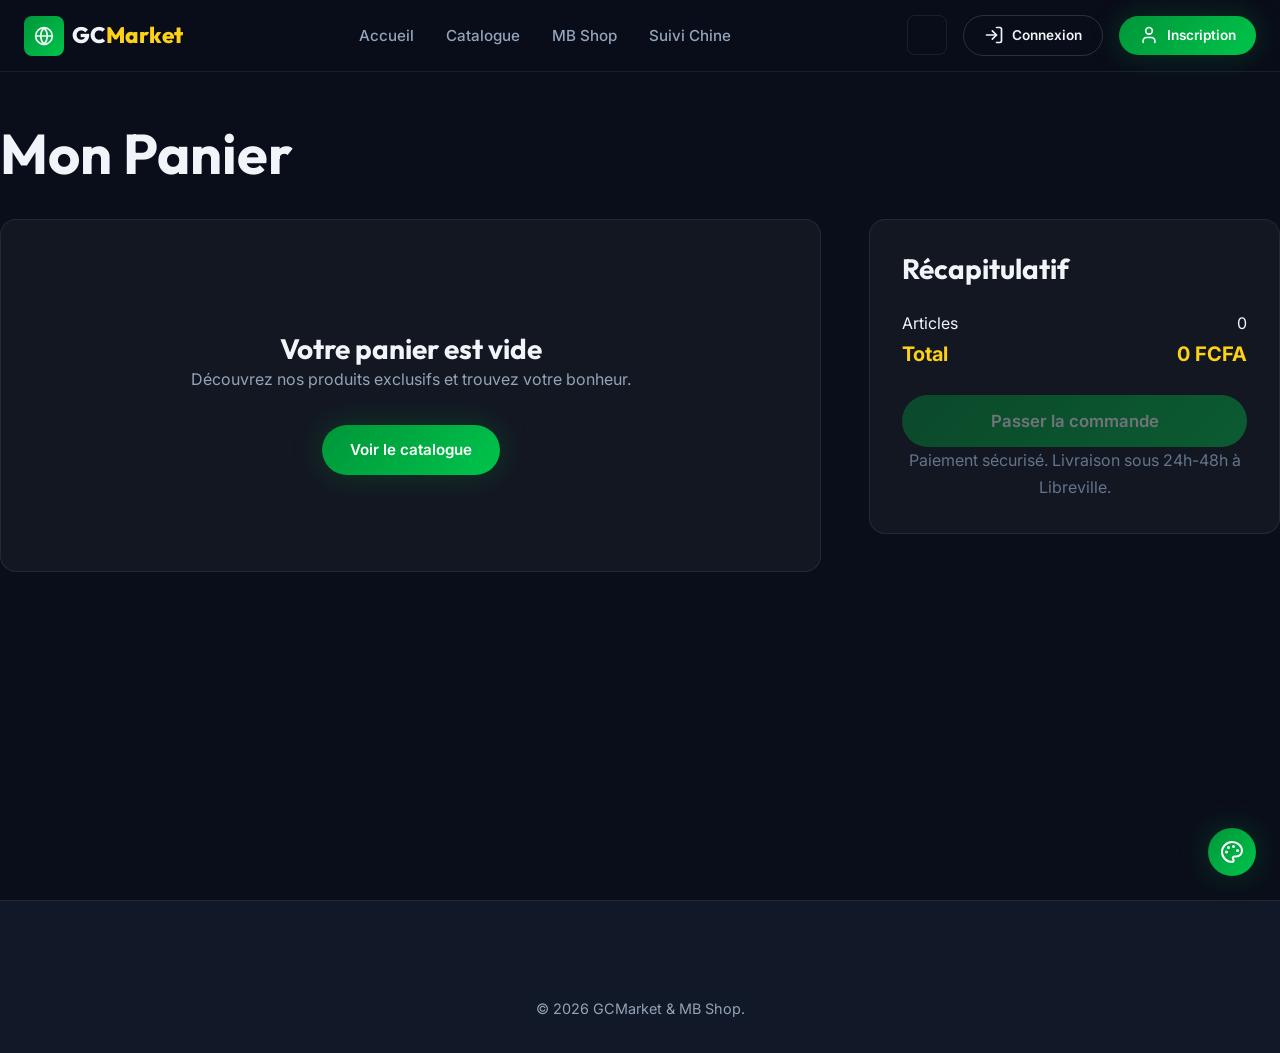
<file: cart.html>
<!DOCTYPE html>
<html lang="fr">
<head>
  <meta charset="UTF-8">
  <meta name="viewport" content="width=device-width, initial-scale=1.0">
  <title>Mon Panier | GCMarket</title>
  <link rel="stylesheet" href="css/style.css">
</head>
<body>

  <!-- Navigation -->
  <nav class="navbar">
    <div class="container">
      <a href="index.html" class="nav-logo">
        <div class="logo-icon"><script src="js/app.js"></script><script>document.write(ICONS.globe)</script></div>
        <span>GC<span class="accent">Market</span></span>
      </a>
      <div class="nav-links" id="navLinks">
        <a href="index.html">Accueil</a>
        <a href="catalogue.html">Catalogue</a>
        <a href="mbshop.html">MB Shop</a>
        <a href="tracking.html">Suivi Chine</a>
      </div>
      <div class="nav-actions"></div>
      <button class="nav-toggle" id="navToggle" aria-label="Menu">
        <span></span><span></span><span></span>
      </button>
    </div>
  </nav>

  <section class="section container" style="padding-top: calc(var(--nav-height) + var(--space-2xl)); min-height: 100vh;">
    <h1 class="mb-xl">Mon Panier</h1>

    <div class="grid" style="grid-template-columns: 2fr 1fr; gap: var(--space-2xl);">
      <!-- Cart Items -->
      <div>
        <div id="cartItemsList" class="grid gap-md">
          <!-- JS will populate -->
          <div class="text-center py-4xl">
            <p class="text-muted">Chargement de votre panier...</p>
          </div>
        </div>
      </div>

      <!-- Summary -->
      <div>
        <div class="card" style="padding: var(--space-xl); position: sticky; top: calc(var(--nav-height) + 20px);">
          <h3 class="mb-lg">Récapitulatif</h3>
          <div class="flex-between mb-sm">
            <span>Articles</span>
            <span id="cartCount">0</span>
          </div>
          <div class="flex-between mb-lg" style="font-size: 1.25rem; font-weight: 700; color: var(--yellow);">
            <span>Total</span>
            <span id="cartTotal">0 FCFA</span>
          </div>
          <button id="checkoutBtn" class="btn btn-primary btn-lg" style="width: 100%;" onclick="processCheckout()">
            Passer la commande
          </button>
          <p class="text-xs text-muted mt-md text-center">Paiement sécurisé. Livraison sous 24h-48h à Libreville.</p>
        </div>
      </div>
    </div>
  </section>

  <!-- Footer -->
  <footer class="footer">
    <div class="container text-center">
      <p class="text-muted">© 2026 GCMarket & MB Shop.</p>
    </div>
  </footer>

  <script src="js/mock-data.js"></script>
  <script>
    function updateCartDisplay() {
      const cart = CartManager.get();
      const container = document.getElementById('cartItemsList');
      const cartCount = document.getElementById('cartCount');
      const cartTotal = document.getElementById('cartTotal');
      const checkoutBtn = document.getElementById('checkoutBtn');

      if (cart.length === 0) {
        container.innerHTML = `
          <div class="card text-center" style="padding: var(--space-4xl);">
            <div style="font-size: 3rem; color: var(--text-muted); margin-bottom: var(--space-md);">${icon('shoppingCart')}</div>
            <h3>Votre panier est vide</h3>
            <p class="mb-xl">Découvrez nos produits exclusifs et trouvez votre bonheur.</p>
            <a href="catalogue.html" class="btn btn-primary">Voir le catalogue</a>
          </div>
        `;
        cartCount.textContent = '0';
        cartTotal.textContent = '0 FCFA';
        checkoutBtn.disabled = true;
        return;
      }

      container.innerHTML = cart.map(item => `
        <div class="card" style="padding: var(--space-md); display: flex; gap: var(--space-lg); align-items: center;">
          <img src="${item.image}" style="width: 80px; height: 80px; border-radius: 8px; object-fit: cover;">
          <div style="flex: 1;">
            <h4 style="margin:0;">${item.title}</h4>
            <p class="text-sm">Quantité: ${item.quantity}</p>
          </div>
          <div class="text-right">
            <div style="font-weight: 700; color: var(--yellow);">${formatPrice(item.price * item.quantity)} ${item.currency}</div>
            <button class="btn btn-sm" style="color: var(--error); padding: 5px;" onclick="removeFromCart(${item.id})">
              ${icon('trash', 'icon-sm')} Supprimer
            </button>
          </div>
        </div>
      `).join('');

      const total = cart.reduce((acc, item) => acc + (item.price * item.quantity), 0);
      cartCount.textContent = cart.reduce((acc, item) => acc + item.quantity, 0);
      cartTotal.textContent = formatPrice(total) + ' FCFA';
      checkoutBtn.disabled = false;
    }

    function removeFromCart(id) {
      CartManager.remove(id);
      updateCartDisplay();
    }

    async function processCheckout() {
      if (!AuthManager.isLoggedIn()) {
        showToast('Veuillez vous connecter pour commander', 'warning');
        setTimeout(() => window.location.href = 'login.html', 1500);
        return;
      }

      const cart = CartManager.get();
      const user = AuthManager.currentUser;
      const btn = document.getElementById('checkoutBtn');
      
      btn.disabled = true;
      btn.textContent = 'Traitement en cours...';

      try {
        // Envoi des commandes une par une (le backend actuel semble gérer 1 produit par Order)
        for (const item of cart) {
          const orderData = {
            totalPrice: item.price * item.quantity,
            quantity: item.quantity,
            status: 'PENDING',
            type: item.isMbShop ? 'COMMANDE_MB' : 'COMMANDE_STANDARD', // Simplification
            buyer: { id: user.id },
            product: { id: item.id }
          };
          await OrderManager.create(orderData);
        }

        showToast('Commande envoyée avec succès !', 'success');
        CartManager.clear();
        setTimeout(() => window.location.href = 'dashboard-buyer.html', 2000);
      } catch (err) {
        console.error(err);
        showToast('Erreur lors de la commande', 'error');
        btn.disabled = false;
        btn.textContent = 'Passer la commande';
      }
    }

    document.addEventListener('DOMContentLoaded', () => {
      AuthManager.init();
      updateCartDisplay();
    });
  </script>
</body>
</html>
</file>
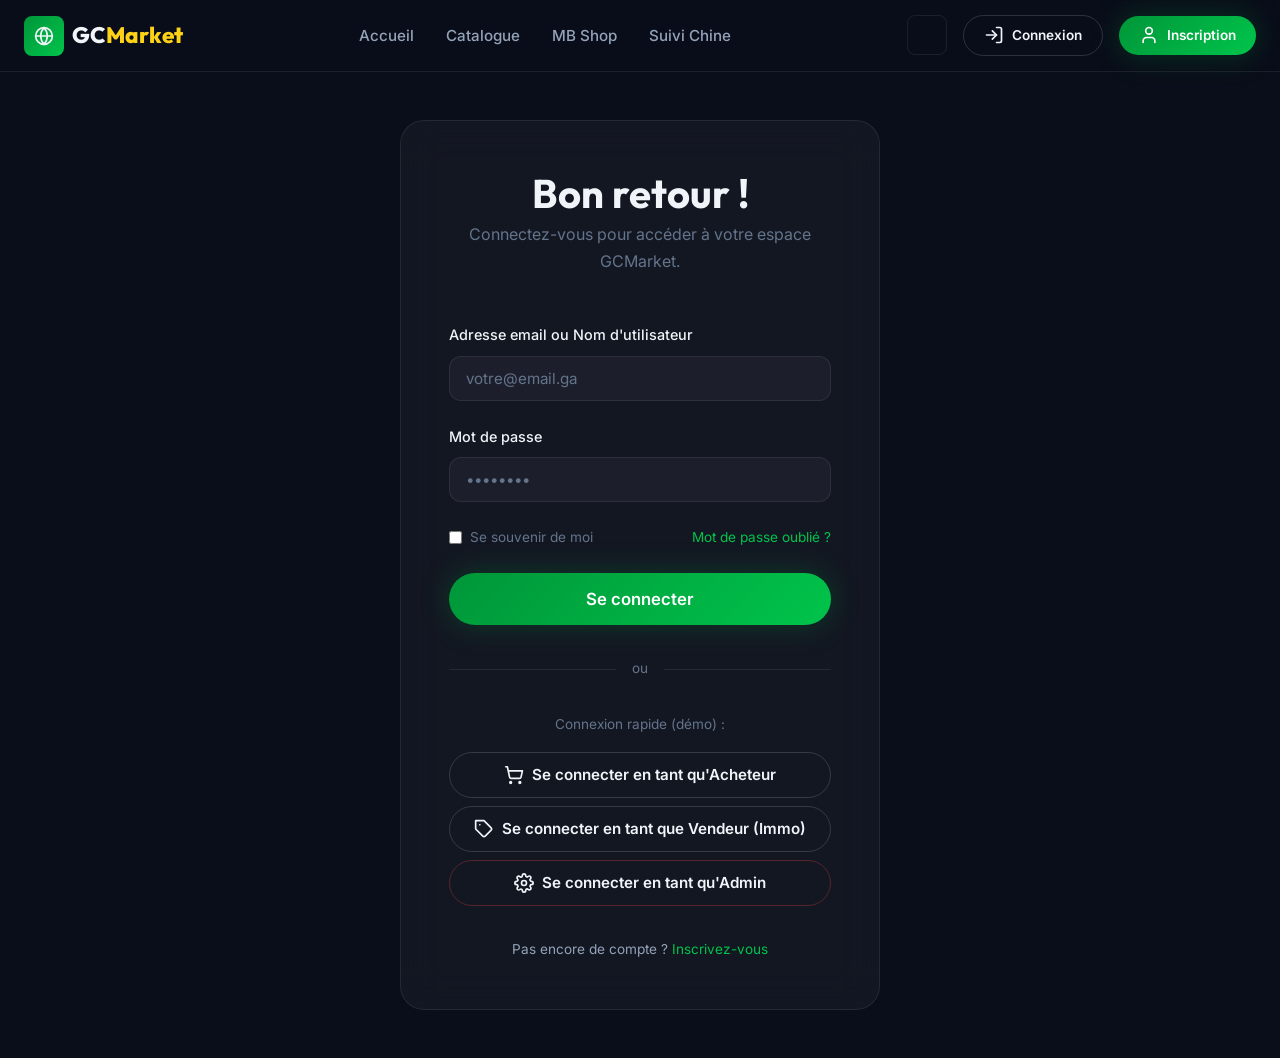
<file: dashboard-admin.html>
<!DOCTYPE html>
<html lang="fr">
<head>
  <meta charset="UTF-8">
  <meta name="viewport" content="width=device-width, initial-scale=1.0">
  <title>Tableau de bord Admin | GCMarket</title>
  <link rel="stylesheet" href="css/style.css">
  <script src="js/app.js"></script>
</head>
<body>

  <nav class="navbar">
    <div class="container">
      <a href="index.html" class="nav-logo">
        <div class="logo-icon"><script>document.write(ICONS.globe)</script></div>
        <span>GC<span class="accent">Market</span></span>
        <span class="badge badge-red" style="margin-left:8px; font-size:0.6rem;">ADMIN</span>
      </a>
      <div class="nav-links" id="navLinks">
        <a href="index.html">Accueil</a>
        <a href="catalogue.html">Catalogue</a>
        <a href="mbshop.html">MB Shop</a>
        <a href="tracking.html">Suivi Chine</a>
      </div>
      <div class="nav-actions"></div>
      <button class="nav-toggle" id="navToggle" aria-label="Menu">
        <span></span><span></span><span></span>
      </button>
    </div>
  </nav>

  <div class="dashboard">
    <aside class="sidebar">
      <div class="sidebar-menu">
        <div class="sidebar-section">Plateforme</div>
        <div class="sidebar-item" onclick="window.location.href='index.html'">
          <span class="icon"><script>document.write(ICONS.home)</script></span> Retour au site
        </div>
        <div class="sidebar-item active" onclick="showTab('overview')">
          <span class="icon"><script>document.write(ICONS.chart)</script></span> Vue d'ensemble
        </div>
        <div class="sidebar-item" onclick="showTab('users')">
          <span class="icon"><script>document.write(ICONS.users)</script></span> Utilisateurs
        </div>
        <div class="sidebar-item" onclick="showTab('products')">
          <span class="icon"><script>document.write(ICONS.box)</script></span> Produits & Annonces
        </div>
        
        <div class="sidebar-section">MB Shop & Logistique</div>
        <div class="sidebar-item" onclick="showTab('orders')">
          <span class="icon"><script>document.write(ICONS.receipt)</script></span> Commandes & Locations
        </div>
        <div class="sidebar-item" onclick="showTab('mbshop')">
          <span class="icon"><script>document.write(ICONS.store)</script></span> Gestion MB Shop
        </div>
        <div class="sidebar-item" onclick="showTab('tracking')">
          <span class="icon"><script>document.write(ICONS.ship)</script></span> Suivi Chine
        </div>
        
        <div class="sidebar-section">Système</div>
        <div class="sidebar-item" onclick="AuthManager.logout()">
          <span class="icon"><script>document.write(ICONS.logout)</script></span> Déconnexion
        </div>
      </div>
    </aside>

    <div class="dashboard-main">
      
      <!-- Tab: Overview -->
      <div id="tab-overview" class="tab-content">
        <div class="flex-between mb-xl">
          <h1 style="margin: 0;">Super <span class="text-green">Admin</span> 👋</h1>
          <button class="btn btn-secondary btn-sm" onclick="showToast('Rapports générés', 'success')">
             <script>document.write(ICONS.fileText || ICONS.chart)</script> Exporter les rapports
          </button>
        </div>

        <div class="grid grid-4 mb-2xl">
          <div class="stat-card">
            <div class="stat-value" id="statUsers">0</div>
            <div class="stat-label">Utilisateurs inscrits</div>
            <div class="stat-icon"><script>document.write(ICONS.users)</script></div>
          </div>
          <div class="stat-card yellow">
            <div class="stat-value" id="statProducts">0</div>
            <div class="stat-label">Produits en ligne</div>
            <div class="stat-icon"><script>document.write(ICONS.box)</script></div>
          </div>
          <div class="stat-card blue">
            <div class="stat-value" id="statMbShop">0</div>
            <div class="stat-label">Articles MB Shop</div>
            <div class="stat-icon"><script>document.write(ICONS.store)</script></div>
          </div>
          <div class="stat-card green">
            <div class="stat-value" id="statOrders">0</div>
            <div class="stat-label">Transactions totales</div>
            <div class="stat-icon"><script>document.write(ICONS.receipt)</script></div>
          </div>
        </div>

        <div class="grid grid-2">
          <!-- Recent Users -->
          <div>
            <h3 class="mb-md">Derniers Inscrits</h3>
            <div class="card" style="padding: 0;">
              <table class="table">
                <thead><tr><th>Utilisateur</th><th>Rôle</th><th>Date</th></tr></thead>
                <tbody id="recentUsersTable"></tbody>
              </table>
            </div>
          </div>
          <!-- MB Shop Revenue -->
          <div>
            <h3 class="mb-md">Chiffre d'Affaires Mensuel</h3>
            <div class="card flex-center" style="height: 250px; flex-direction: column;">
               <script>document.write(ICONS.chart)</script>
               <h2 class="text-yellow" style="margin-top: var(--space-md);">12 500 000 FCFA</h2>
               <p class="text-sm text-muted">+15% par rapport au mois dernier</p>
            </div>
          </div>
        </div>
      </div>

      <!-- Tab: Users -->
      <div id="tab-users" class="tab-content hidden">
        <h2 class="mb-xl"><script>document.write(ICONS.users)</script> Gestion des utilisateurs</h2>
        <div class="table-wrapper">
          <table class="table">
            <thead>
              <tr>
                <th>ID</th>
                <th>Nom</th>
                <th>Email</th>
                <th>Rôle</th>
                <th>Type (Vendeur)</th>
                <th>Inscription</th>
                <th>Actions</th>
              </tr>
            </thead>
            <tbody id="allUsersTable"></tbody>
          </table>
        </div>
      </div>

      <!-- Tab: MB Shop -->
      <div id="tab-mbshop" class="tab-content hidden">
        <div class="flex-between mb-xl">
          <h2 style="margin:0;"><script>document.write(ICONS.store)</script> Gestion des Articles MB Shop</h2>
          <button class="btn btn-primary btn-sm" onclick="showTab('add-mbproduct')"><script>document.write(ICONS.plus)</script> Nouvel article MB Shop</button>
        </div>
        <div class="table-wrapper">
          <table class="table">
            <thead>
              <tr><th>Produit</th><th>Prix</th><th>Stock</th><th>Actions</th></tr>
            </thead>
            <tbody id="adminMbShopTable"></tbody>
          </table>
        </div>
      </div>

      <!-- Tab: Add MB Product -->
      <div id="tab-add-mbproduct" class="tab-content hidden">
        <div class="flex-between mb-xl">
          <h2>Nouvel Article MB Shop</h2>
          <button class="btn btn-secondary btn-sm" onclick="showTab('mbshop')">Retour à la liste</button>
        </div>
        <div class="card" style="padding: var(--space-2xl); max-width: 800px;">
          <form id="addAdminMbProductForm">
            <div class="grid grid-2">
              <div class="form-group">
                <label class="form-label">Nom du produit</label>
                <input type="text" id="adminTitle" class="form-input" required placeholder="Ex: Climatiseur Split 1.5 CV">
              </div>
              <div class="form-group">
                <label class="form-label">Prix de base</label>
                <input type="number" id="adminPrice" class="form-input" required placeholder="250000">
              </div>

              <div class="form-group">
                <label class="form-label">Prix Promo (Optionnel)</label>
                <input type="number" id="adminPromoPrice" class="form-input" placeholder="Prix après réduction">
              </div>

              <div class="form-group">
                <label class="form-label">Devise</label>
                <select class="form-select" id="adminCurrency">
                  <option value="FCFA">FCFA (XAF)</option>
                  <option value="EUR">Euro (€)</option>
                  <option value="USD">Dollar ($)</option>
                  <option value="CNY">Yuan (¥)</option>
                </select>
              </div>

              <div class="form-group">
                <label class="form-label">Catégorie</label>
                <select class="form-select" id="adminCategorySelect">
                  <option value="electronique">Électronique</option>
                  <option value="mode">Mode & Beauté</option>
                  <option value="maison">Maison & Déco</option>
                  <option value="divers">Divers</option>
                </select>
              </div>

              <div class="form-group">
                <label class="form-label">Taille / Dimensions</label>
                <input type="text" id="adminSize" class="form-input" placeholder="Ex: L, XL, 40 pouces...">
              </div>

              <div class="form-group" style="grid-column: span 2;">
                <label class="form-label">Photos du produit MB Shop (Plusieurs possibles)</label>
                <input type="file" id="adminProductImageFile" class="form-input" accept="image/*" multiple style="padding:10px;">
                <div id="adminImagePreviewContainer" style="display: flex; gap: 10px; margin-top: 10px; overflow-x: auto; padding-bottom: 5px;">
                  <!-- Previews will be added here -->
                </div>
              </div>
            </div>

            <div class="form-group">
              <label class="form-label">Description MB Shop</label>
              <textarea id="adminDescription" class="form-textarea" required placeholder="Détails du produit disponible en boutique..."></textarea>
            </div>

            <button type="submit" class="btn btn-primary" style="width: 100%;">Enregistrer l'article MB Shop</button>
          </form>
        </div>
      </div>
      <div id="tab-tracking" class="tab-content hidden">
        <div class="flex-between mb-xl">
          <h2 style="margin:0;"><script>document.write(ICONS.ship)</script> Gestion Logistique & Imports</h2>
          <button class="btn btn-primary btn-sm" onclick="showToast('Ouvrir création tracking', 'info')">Nouveau Suivi</button>
        </div>
        <div id="adminTrackingList" class="grid gap-lg"></div>
      </div>

    </div>
  </div>

  <!-- Delete Modal -->
  <div class="modal-overlay" id="deleteModal">
    <div class="modal">
      <div class="modal-header">
        <h3 class="text-error">Confirmer la suppression</h3>
        <button class="modal-close" onclick="closeDeleteModal()"><script>document.write(ICONS.x)</script></button>
      </div>
      <p style="margin-bottom: var(--space-xl);">Êtes-vous sûr de vouloir supprimer <strong id="deleteTargetName"></strong> ? Cette action est irréversible.</p>
      <div style="display: flex; gap: var(--space-md); justify-content: flex-end;">
        <button class="btn btn-secondary" onclick="closeDeleteModal()">Annuler</button>
        <button class="btn btn-danger" onclick="confirmDelete()">Supprimer définitivement</button>
      </div>
    </div>
    
    <!-- Tab: MB Shop Orders (Added) -->
    <div id="tab-mborders" class="tab-content hidden">
        <h2 class="mb-xl">${icon('package')} Commandes MB Shop</h2>
        <div class="table-wrapper">
            <table class="table">
                <thead>
                    <tr>
                        <th>N°</th>
                        <th>Client</th>
                        <th>Article</th>
                        <th>Statut</th>
                        <th>Actions</th>
                    </tr>
                </thead>
                <tbody id="adminMbOrdersTable"></tbody>
            </table>
        </div>
    </div>
  </div>

  <script src="js/mock-data.js"></script>
  <script>
    let userToDelete = null;

    function showTab(tabName) {
      document.querySelectorAll('.tab-content').forEach(t => t.classList.add('hidden'));
      document.querySelectorAll('.sidebar-item').forEach(s => s.classList.remove('active'));
      const tab = document.getElementById(`tab-${tabName}`);
      if (tab) tab.classList.remove('hidden');
      if (event && event.currentTarget) event.currentTarget.classList.add('active');
    }

    function confirmDeleteUser(id, name) {
      userToDelete = id;
      document.getElementById('deleteTargetName').textContent = name;
      document.getElementById('deleteModal').classList.add('active');
    }

    function closeDeleteModal() {
      document.getElementById('deleteModal').classList.remove('active');
      userToDelete = null;
    }

    function confirmDelete() {
      if (userToDelete) {
        showToast(`Utilisateur ${userToDelete} supprimé avec succès.`, 'success');
        closeDeleteModal();
        // In real app: refresh UI
      }
    }

    document.addEventListener('DOMContentLoaded', async () => {
      AuthManager.init();
      if (!AuthManager.isLoggedIn() || !AuthManager.isAdmin()) {
        window.location.href = 'login.html';
        return;
      }

      // Chargement des données réelles
      try {
        const [users, allProducts, allOrders] = await Promise.all([
          UserManager.getAll(),
          ProductManager.getAll(),
          OrderManager.getAll()
        ]);

        document.getElementById('statUsers').textContent = users.length;
        document.getElementById('statProducts').textContent = allProducts.length;
        document.getElementById('statMbShop').textContent = allProducts.filter(p => p.isMbShop).length;
        document.getElementById('statOrders').textContent = allOrders.length;

        // Users Tables
        document.getElementById('recentUsersTable').innerHTML = users.slice(-5).reverse().map(u => `
          <tr>
            <td>${u.username}</td>
            <td><span class="badge ${u.roles?.some(r => r.name === 'ROLE_ADMIN') ? 'badge-red' : u.roles?.some(r => r.name === 'ROLE_VENDEUR') ? 'badge-yellow' : 'badge-blue'}">${u.roles?.[0]?.name?.replace('ROLE_','') || 'USER'}</span></td>
            <td>${new Date(u.createdAt || Date.now()).toLocaleDateString()}</td>
          </tr>
        `).join('');

        document.getElementById('allUsersTable').innerHTML = users.map(u => `
          <tr>
            <td>#${u.id}</td>
            <td><strong>${u.username}</strong></td>
            <td>${u.email}</td>
            <td><span class="badge ${u.roles?.some(r => r.name === 'ROLE_ADMIN') ? 'badge-red' : u.roles?.some(r => r.name === 'ROLE_VENDEUR') ? 'badge-yellow' : 'badge-blue'}">${u.roles?.[0]?.name?.replace('ROLE_','') || 'USER'}</span></td>
            <td>${u.roles?.some(r => r.name === 'ROLE_VENDEUR') ? `<span class="badge badge-green">${u.sellerType || 'DIVERS'}</span>` : '-'}</td>
            <td>${new Date(u.createdAt || Date.now()).toLocaleDateString()}</td>
            <td>
              <button class="btn btn-sm btn-secondary" onclick="confirmDeleteUser(${u.id}, '${u.username}')" style="color:var(--error); border-color:var(--error);">${icon('trash')} Supprimer</button>
            </td>
          </tr>
        `).join('');

        // Tracking Table for Admin (Simulation with first China Order)
        const chinaOrder = allOrders.find(o => o.type === 'COMMANDE_CHINE');
        if (chinaOrder) {
            document.getElementById('adminTrackingList').innerHTML = `
            <div class="card" style="padding: var(--space-xl); border-left: 3px solid var(--green);">
                <div class="flex-between mb-lg">
                <div>
                    <h3 class="mb-xs text-green">N°: COMMANDE-#${chinaOrder.id}</h3>
                    <p class="text-sm">Client: ${chinaOrder.buyer?.username || 'Inconnu'} | Article: ${chinaOrder.product?.title || 'Article'}</p>
                </div>
                <div>
                    <span class="badge badge-yellow mr-sm">${getStatusLabel(chinaOrder.status)}</span>
                </div>
                </div>
                
                <div class="form-group mb-0" style="background: var(--bg-secondary); padding: var(--space-md); border-radius: var(--radius-md);">
                <label class="form-label" style="font-size: 0.8rem;">Mettre à jour le statut</label>
                <div class="flex gap-sm">
                    <select class="form-select flex-1" id="statusSelect-${chinaOrder.id}">
                    <option value="CONFIRMED">1. Commande confirmée</option>
                    <option value="SHIPPED">2. En transit</option>
                    <option value="DELIVERED">3. Livré MB Shop Libreville</option>
                    <option value="PICKED_UP">4. Récupéré par le client</option>
                    </select>
                    <button class="btn btn-primary" onclick="updateOrderStatus(${chinaOrder.id})">Actualiser</button>
                </div>
                </div>
            </div>
            `;
        } else {
            document.getElementById('adminTrackingList').innerHTML = '<p class="text-muted">Aucune commande de Chine en attente.</p>';
        }

        // MB Shop Management Table
        renderAdminMbShop(allProducts.filter(p => p.isMbShop));

        // Gestion des commandes MB Shop
        const mbOrders = allOrders.filter(o => o.product?.isMbShop);
        const adminMbOrdersTable = document.getElementById('adminMbOrdersTable');
        if (adminMbOrdersTable) {
            adminMbOrdersTable.innerHTML = mbOrders.length > 0 ? mbOrders.map(o => `
                <tr>
                  <td>#${o.id}</td>
                  <td>${o.buyer?.username || 'Inconnu'}</td>
                  <td>${o.product?.title}</td>
                  <td><span class="badge ${getStatusColor(o.status)}">${getStatusLabel(o.status)}</span></td>
                  <td>
                    <select class="form-select btn-sm" onchange="updateOrderStatus(${o.id}, this, true)" style="width: auto; padding: 2px 8px;">
                      <option value="" disabled selected>Changer</option>
                      <option value="CONFIRMED">Confirmer</option>
                      <option value="DELIVERED">Livré / Prêt</option>
                      <option value="PICKED_UP">Récupéré</option>
                      <option value="CANCELLED">Annuler</option>
                    </select>
                  </td>
                </tr>
            `).join('') : '<tr><td colspan="5" class="text-center text-muted">Aucune commande MB Shop.</td></tr>';
        }

      } catch (err) {
        console.error(err);
        showToast('Erreur de chargement des données admin', 'error');
      }
    });

    async function updateOrderStatus(orderId, selectEl = null, reload = false) {
        const status = selectEl ? selectEl.value : document.getElementById(`statusSelect-${orderId}`).value;
        try {
            await OrderManager.updateStatus(orderId, status);
            showToast('Statut mis à jour avec succès', 'success');
            if (reload) setTimeout(() => location.reload(), 1000);
        } catch (err) {
            showToast('Erreur lors de la mise à jour', 'error');
        }
    }

    function renderAdminMbShop(items) {
      document.getElementById('adminMbShopTable').innerHTML = items.map(p => `
        <tr>
          <td>
            <div class="flex gap-sm align-center">
              <img src="${p.image}" style="width:40px; height:40px; border-radius:4px; object-fit:cover;">
              <span>${p.title}</span>
            </div>
          </td>
          <td>${formatPrice(p.price)}</td>
          <td>
            <span class="badge ${p.available ? 'badge-green' : 'badge-red'}">${p.available ? 'En Stock' : 'Rupture'}</span>
          </td>
          <td>
            <div class="flex gap-xs">
              <button class="btn btn-sm btn-secondary" onclick="toggleProductStock(${p.id}, ${p.available})">
                ${p.available ? 'Mettre hors stock' : 'Remettre en stock'}
              </button>
              <button class="btn btn-sm" style="color:var(--error);" onclick="deleteProduct(${p.id})">${icon('trash')}</button>
            </div>
          </td>
        </tr>
      `).join('');
    }

    async function toggleProductStock(id, currentStatus) {
      try {
        const product = (await ProductManager.getAll()).find(p => p.id === id);
        product.available = !currentStatus;
        await ProductManager.update(id, product);
        showToast('Stock mis à jour', 'success');
        location.reload();
      } catch (err) {
        showToast('Erreur lors de la mise à jour', 'error');
      }
    }

    async function deleteProduct(id) {
      if (!confirm('Supprimer définitivement ce produit ?')) return;
      try {
        await ProductManager.delete(id);
        showToast('Produit supprimé', 'success');
        location.reload();
      } catch (err) {
        showToast('Erreur lors de la suppression', 'error');
      }
    }

    // Aperçu multi-images admin
    document.getElementById('adminProductImageFile')?.addEventListener('change', function(e) {
        const files = e.target.files;
        const container = document.getElementById('adminImagePreviewContainer');
        container.innerHTML = '';
        if (files) {
            Array.from(files).forEach(file => {
                const reader = new FileReader();
                reader.onload = function(e) {
                    const div = document.createElement('div');
                    div.style.width = '100px'; div.style.height = '100px'; div.style.borderRadius = '8px'; div.style.overflow = 'hidden'; div.style.flexShrink = '0';
                    div.innerHTML = `<img src="${e.target.result}" style="width: 100%; height: 100%; object-fit: cover;">`;
                    container.appendChild(div);
                };
                reader.readAsDataURL(file);
            });
        }
    });

    document.getElementById('addAdminMbProductForm')?.addEventListener('submit', async (e) => {
        e.preventDefault();
        const user = AuthManager.currentUser;
        const fileInput = document.getElementById('adminProductImageFile');
        const imagesList = [];
        
        if (fileInput.files && fileInput.files.length > 0) {
            for (let i = 0; i < fileInput.files.length; i++) {
                const file = fileInput.files[i];
                const base64 = await new Promise((resolve) => {
                    const reader = new FileReader();
                    reader.onload = (e) => resolve(e.target.result);
                    reader.readAsDataURL(file);
                });
                imagesList.push(base64);
            }
        }
        
        const mainImage = imagesList.length > 0 ? imagesList[0] : 'https://images.unsplash.com/photo-1542838132-92c53300491e?auto=format&fit=crop&q=80&w=400';
        
        const formData = {
            title: document.getElementById('adminTitle').value,
            price: parseFloat(document.getElementById('adminPrice').value),
            promotionPrice: document.getElementById('adminPromoPrice').value ? parseFloat(document.getElementById('adminPromoPrice').value) : null,
            size: document.getElementById('adminSize').value || null,
            currency: document.getElementById('adminCurrency').value,
            description: document.getElementById('adminDescription').value,
            category: document.getElementById('adminCategorySelect').value,
            type: 'DIVERS',
            mode: 'VENTE',
            isMbShop: true,
            quantity: 1,
            seller: { id: parseInt(user.id) },
            image: mainImage,
            images: imagesList
        };
        
        console.log('Sending Admin MB Product Payload:', formData);

        try {
            await ProductManager.create(formData);
            showToast('Article MB Shop ajouté !', 'success');
            setTimeout(() => location.reload(), 1500);
        } catch (err) {
            showToast('Erreur lors de l\'ajout', 'error');
        }
    });
  </script>
</body>
</html>
</file>
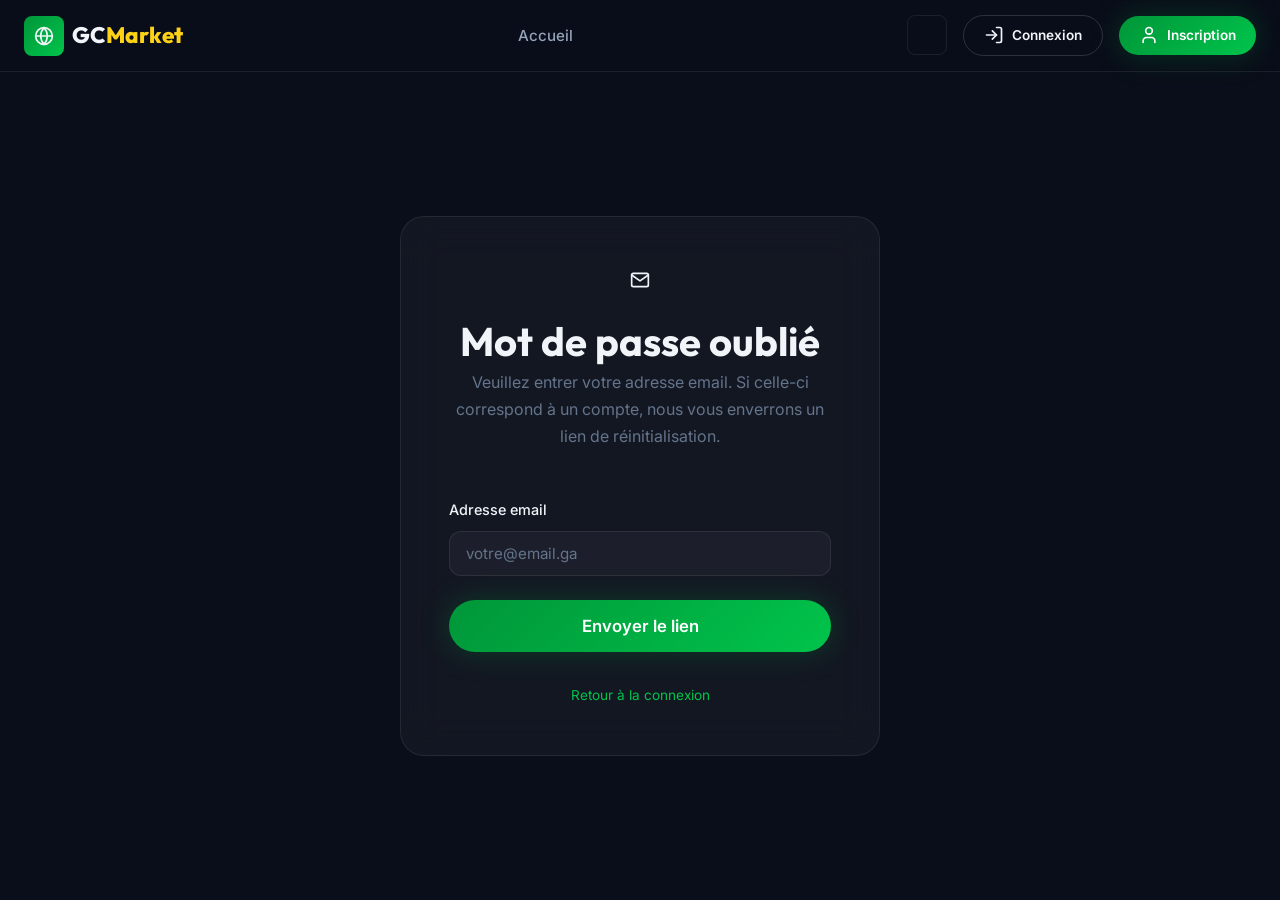
<file: forgot-password.html>
<!DOCTYPE html>
<html lang="fr">
<head>
  <meta charset="UTF-8">
  <meta name="viewport" content="width=device-width, initial-scale=1.0">
  <title>Mot de passe oublié | GCMarket</title>
  <link rel="stylesheet" href="css/style.css">
</head>
<body>

  <!-- Navigation -->
  <nav class="navbar">
    <div class="container">
      <a href="index.html" class="nav-logo">
        <div class="logo-icon"><script src="js/app.js"></script><script>document.write(ICONS.globe)</script></div>
        <span>GC<span class="accent">Market</span></span>
      </a>
      <div class="nav-links" id="navLinks">
        <a href="index.html">Accueil</a>
      </div>
      <div class="nav-actions">
        <a href="login.html" class="btn btn-secondary btn-sm">Connexion</a>
        <a href="register.html" class="btn btn-primary btn-sm">Inscription</a>
      </div>
    </div>
  </nav>

  <div class="auth-page">
    <div class="auth-card">
      <div class="text-center" style="margin-bottom: var(--space-lg);">
        <script>document.write(ICONS.mail)</script>
      </div>
      <h2>Mot de passe oublié</h2>
      <p class="subtitle text-muted">Veuillez entrer votre adresse email. Si celle-ci correspond à un compte, nous vous enverrons un lien de réinitialisation.</p>

      <form id="forgotForm" onsubmit="handleForgot(event)">
        <div class="form-group">
          <label class="form-label">Adresse email</label>
          <input type="email" id="forgotEmail" class="form-input" placeholder="votre@email.ga" required>
        </div>

        <button id="forgotBtn" type="submit" class="btn btn-primary btn-lg" style="width: 100%;">Envoyer le lien</button>

        <div class="mt-xl text-center" style="margin-top: var(--space-xl);">
          <p class="text-sm"><a href="login.html">Retour à la connexion</a></p>
        </div>
      </form>
    </div>
  </div>

  <script src="js/mock-data.js"></script>
  <script>
    async function handleForgot(e) {
      e.preventDefault();
      const email = document.getElementById('forgotEmail').value;
      
      const btn = document.getElementById('forgotBtn');
      btn.disabled = true;
      btn.textContent = 'Envoi en cours...';

      try {
        const response = await apiFetch('/auth/forgot-password', {
          method: 'POST',
          body: JSON.stringify({ email })
        });
        showToast(response.message || 'Lien de réinitialisation envoyé', 'success', 5000);
        setTimeout(() => { window.location.href = 'login.html'; }, 3000);
      } catch (error) {
        showToast(error.message, 'error');
        btn.disabled = false;
        btn.textContent = 'Envoyer le lien';
      }
    }
  </script>
</body>
</html>
</file>
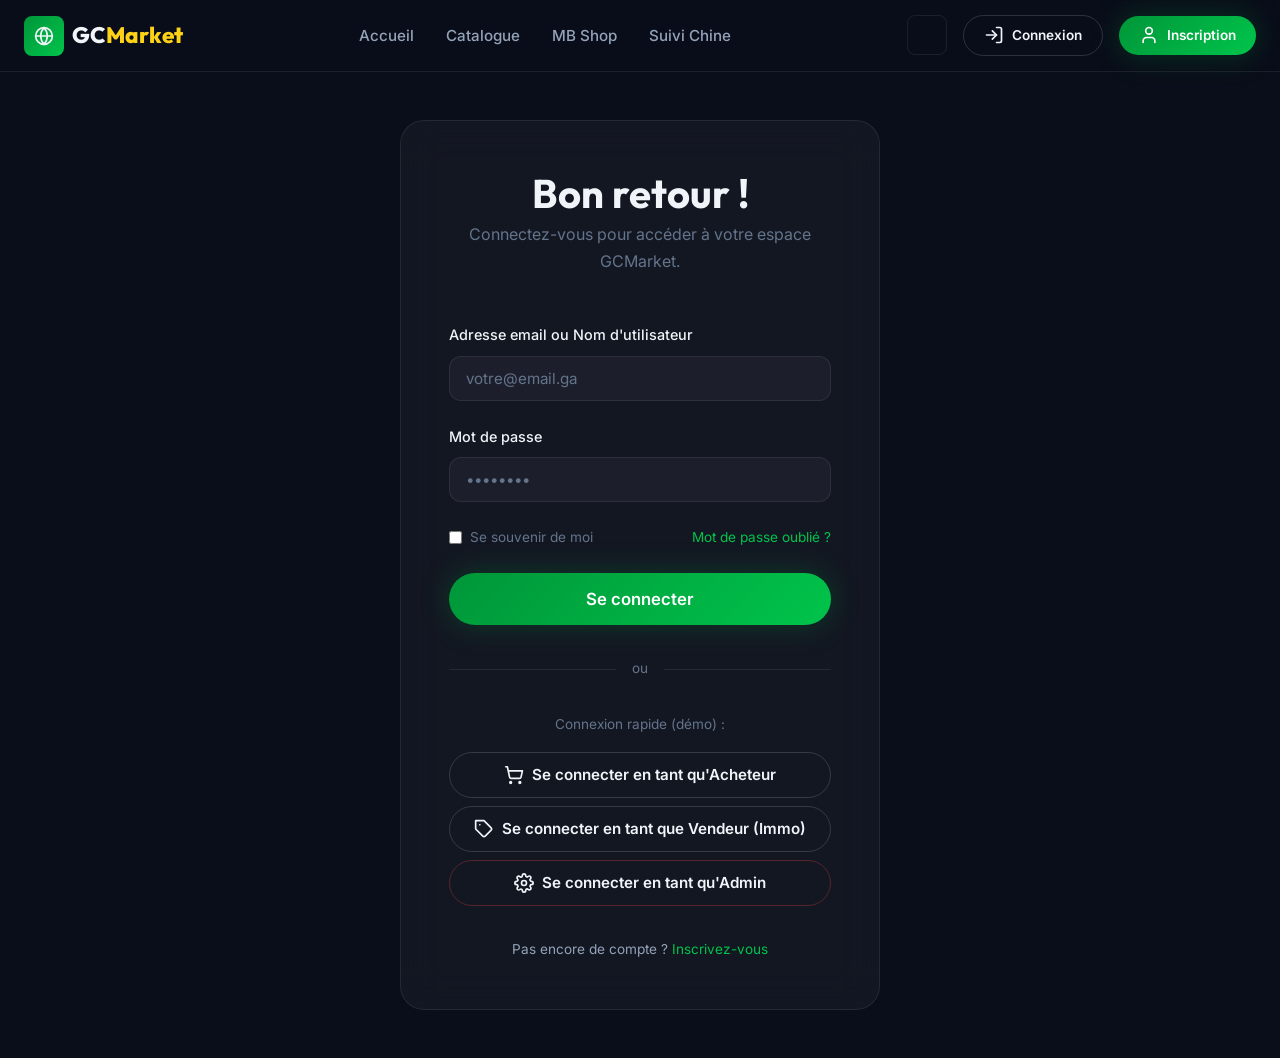
<file: login.html>
<!DOCTYPE html>
<html lang="fr">
<head>
  <meta charset="UTF-8">
  <meta name="viewport" content="width=device-width, initial-scale=1.0">
  <title>Connexion | GCMarket</title>
  <link rel="stylesheet" href="css/style.css">
</head>
<body>

  <!-- Navigation -->
  <nav class="navbar">
    <div class="container">
      <a href="index.html" class="nav-logo">
        <div class="logo-icon"><script src="js/app.js"></script><script>document.write(ICONS.globe)</script></div>
        <span>GC<span class="accent">Market</span></span>
      </a>
      <div class="nav-links" id="navLinks">
        <a href="index.html">Accueil</a>
        <a href="catalogue.html">Catalogue</a>
        <a href="mbshop.html">MB Shop</a>
        <a href="tracking.html">Suivi Chine</a>
      </div>
      <div class="nav-actions">
        <a href="login.html" class="btn btn-secondary btn-sm">Connexion</a>
        <a href="register.html" class="btn btn-primary btn-sm">Inscription</a>
      </div>
    </div>
  </nav>

  <div class="auth-page">
    <div class="auth-card">
      <h2>Bon retour !</h2>
      <p class="subtitle text-muted">Connectez-vous pour accéder à votre espace GCMarket.</p>

      <form id="loginForm" onsubmit="handleLogin(event)">
        <div class="form-group">
          <label class="form-label">Adresse email ou Nom d'utilisateur</label>
          <input type="text" id="emailInput" class="form-input" placeholder="votre@email.ga" required>
        </div>

        <div class="form-group">
          <label class="form-label">Mot de passe</label>
          <input type="password" id="passwordInput" class="form-input" placeholder="••••••••" required>
        </div>

        <div class="form-group" style="display: flex; justify-content: space-between; align-items: center;">
          <label style="display: flex; gap: 8px; align-items: center; cursor: pointer;">
            <input type="checkbox"> <span class="text-sm text-muted">Se souvenir de moi</span>
          </label>
          <a href="forgot-password.html" class="text-sm">Mot de passe oublié ?</a>
        </div>

        <button id="submitBtn" type="submit" class="btn btn-primary btn-lg" style="width: 100%;">Se connecter</button>

        <div class="auth-divider">ou</div>

        <div class="text-center mb-md text-sm text-muted">Connexion rapide (démo) :</div>
        
        <div style="display: flex; flex-direction: column; gap: var(--space-sm);">
          <button type="button" class="btn btn-secondary" onclick="demoLogin('ACHETEUR')">
            <script>document.write(ICONS.cart)</script> Se connecter en tant qu'Acheteur
          </button>
          <button type="button" class="btn btn-secondary" onclick="demoLogin('VENDEUR', 'immo')">
            <script>document.write(ICONS.tag)</script> Se connecter en tant que Vendeur (Immo)
          </button>
          <button type="button" class="btn btn-secondary" style="border-color: rgba(239, 68, 68, 0.3);" onclick="demoLogin('ADMIN')">
            <script>document.write(ICONS.settings)</script> Se connecter en tant qu'Admin
          </button>
        </div>

        <div class="mt-xl text-center" style="margin-top: var(--space-xl);">
          <p class="text-sm">Pas encore de compte ? <a href="register.html">Inscrivez-vous</a></p>
        </div>
      </form>
    </div>
  </div>

  <script src="js/mock-data.js"></script>
  <script>
    async function handleLogin(e) {
      e.preventDefault();
      const email = document.getElementById('emailInput').value;
      const password = document.getElementById('passwordInput').value;
      
      const submitBtn = document.getElementById('submitBtn');
      submitBtn.disabled = true;
      submitBtn.textContent = 'Connexion en cours...';

      try {
        await AuthManager.login(email, password);
        showToast('Connexion réussie', 'success');
        setTimeout(() => {
          window.location.href = AuthManager.getDashboardLink();
        }, 800);
      } catch (error) {
        showToast(error.message, 'error');
        submitBtn.disabled = false;
        submitBtn.textContent = 'Se connecter';
      }
    }

    document.addEventListener('DOMContentLoaded', () => {
      // Redirect if already logged in
      if (AuthManager.isLoggedIn()) {
        window.location.href = AuthManager.getDashboardLink();
      }
    });
  </script>
</body>
</html>
</file>
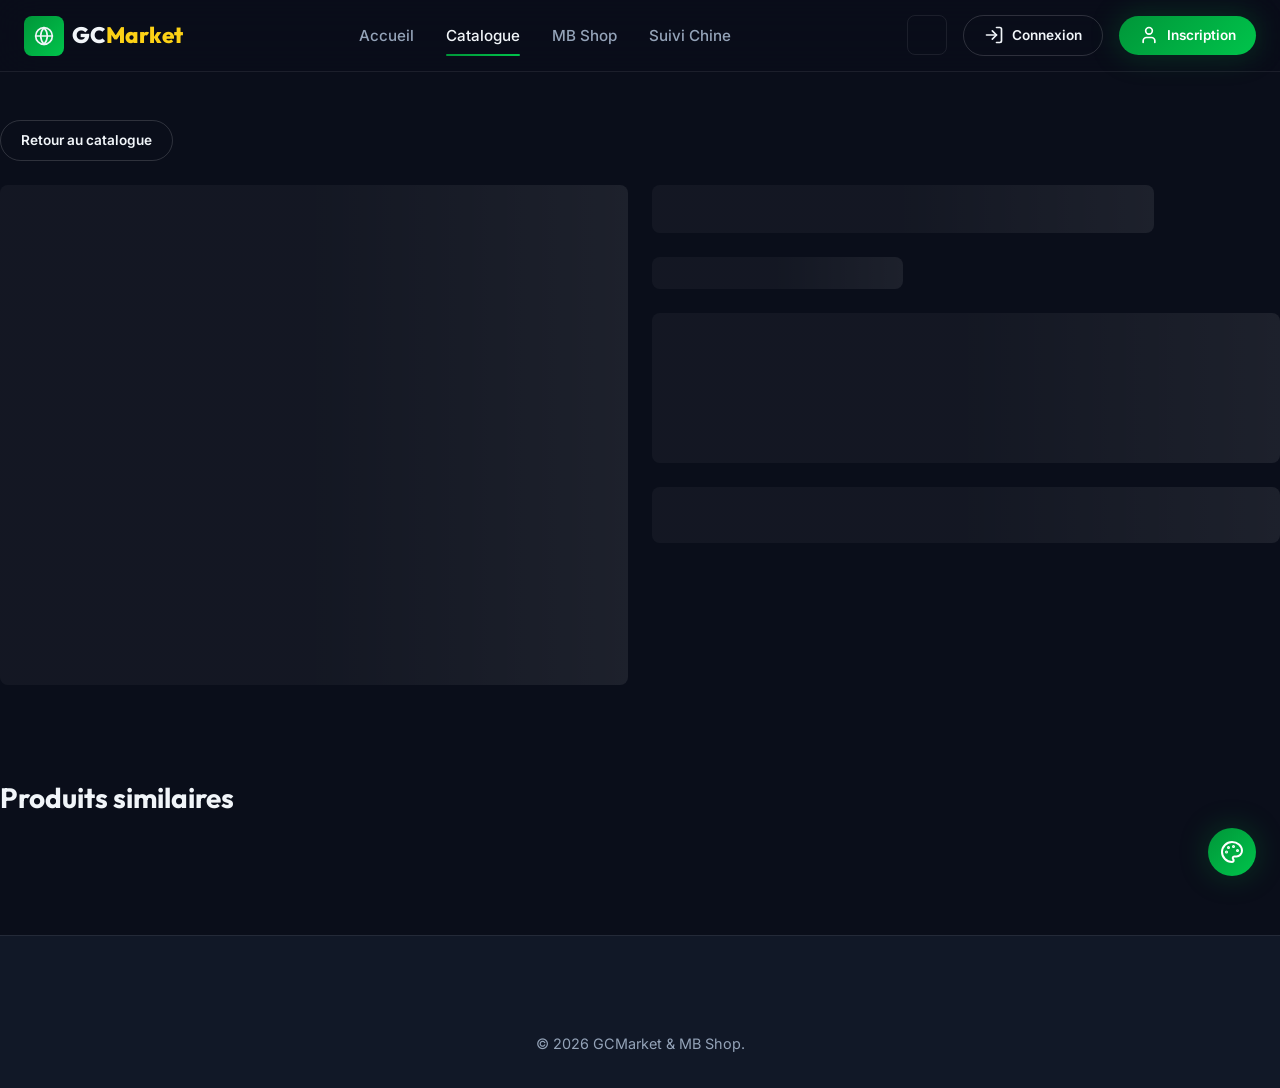
<file: product.html>
<!DOCTYPE html>
<html lang="fr">
<head>
  <meta charset="UTF-8">
  <meta name="viewport" content="width=device-width, initial-scale=1.0">
  <title>Détails du Produit | GCMarket</title>
  <link rel="stylesheet" href="css/style.css">
</head>
<body>

  <!-- Navigation -->
  <nav class="navbar">
    <div class="container">
      <a href="index.html" class="nav-logo">
        <div class="logo-icon"><script src="js/app.js"></script><script>document.write(ICONS.globe)</script></div>
        <span>GC<span class="accent">Market</span></span>
      </a>
      <div class="nav-links" id="navLinks">
        <a href="index.html">Accueil</a>
        <a href="catalogue.html" class="active">Catalogue</a>
        <a href="mbshop.html">MB Shop</a>
        <a href="tracking.html">Suivi Chine</a>
      </div>
      <div class="nav-actions"></div>
      <button class="nav-toggle" id="navToggle" aria-label="Menu">
        <span></span><span></span><span></span>
      </button>
    </div>
  </nav>

  <section class="section container" style="padding-top: calc(var(--nav-height) + var(--space-2xl)); min-height: 100vh;">
    <a href="catalogue.html" class="btn btn-secondary btn-sm mb-lg">Retour au catalogue</a>

    <div id="productDetailContainer">
      <div class="grid grid-2">
        <div class="skeleton" style="height: 500px;"></div>
        <div>
          <div class="skeleton" style="height: 48px; width: 80%; margin-bottom: 24px;"></div>
          <div class="skeleton" style="height: 32px; width: 40%; margin-bottom: 24px;"></div>
          <div class="skeleton" style="height: 150px; margin-bottom: 24px;"></div>
          <div class="skeleton" style="height: 56px; width: 100%;"></div>
        </div>
      </div>
    </div>

    <!-- Similar Products -->
    <div class="mt-xl" style="margin-top: var(--space-4xl);">
      <h3 class="mb-lg">Produits similaires</h3>
      <div class="grid grid-3" id="similarProductsGrid"></div>
    </div>
  </section>

  <!-- Footer -->
  <footer class="footer">
    <div class="container text-center">
      <p class="text-muted">© 2026 GCMarket & MB Shop.</p>
    </div>
  </footer>

  <script src="js/mock-data.js"></script>
  <script>
    function renderProduct(product) {
      if (!product) {
        document.getElementById('productDetailContainer').innerHTML = `
          <div class="text-center" style="padding: var(--space-4xl) 0;">
            <h3>Produit introuvable</h3>
            <p>Ce produit n'existe pas ou a été retiré.</p>
            <a href="catalogue.html" class="btn btn-primary mt-md">Retour au catalogue</a>
          </div>
        `;
        return;
      }

      document.title = `${product.title} | GCMarket`;

      const isUnavailable = !product.available;
      const isLocation = product.mode === 'location';

      document.getElementById('productDetailContainer').innerHTML = `
        <div class="grid grid-2" style="gap: var(--space-2xl);">
          <div>
            <div id="mainImageContainer" style="position: relative; border-radius: var(--radius-xl); overflow: hidden; height: 500px; background: var(--bg-glass); margin-bottom: var(--space-md);">
              <img id="mainProductImage" src="${product.image}" alt="${product.title}" style="width: 100%; height: 100%; object-fit: contain;">
              ${product.isMbShop ? `<span class="badge badge-mbshop" style="position: absolute; top: 16px; left: 16px; font-size: 0.9rem; padding: 6px 16px; z-index: 2;">${icon('store')} Exclusivité MB Shop</span>` : ''}
              <span class="badge ${isLocation ? 'badge-blue' : 'badge-green'}" style="position: absolute; top: 16px; right: 16px; font-size: 0.9rem; padding: 6px 16px; z-index: 2;">
                ${isLocation ? icon('house') + ' Location' : icon('tag') + ' Vente'}
              </span>
              ${isUnavailable ? `<div style="position:absolute;inset:0;background:rgba(0,0,0,0.6);display:flex;align-items:center;justify-content:center;z-index:1;"><span class="badge badge-red" style="font-size:1.2rem;padding:12px 24px;">${icon('alert')} RUPTURE DE STOCK</span></div>` : ''}
            </div>
            
            ${product.images && product.images.length > 1 ? `
              <div id="thumbnailsGallery" style="display: flex; gap: 10px; overflow-x: auto; padding-bottom: 5px;">
                ${product.images.map((img, idx) => `
                  <div class="thumbnail-item ${idx === 0 ? 'active' : ''}" 
                       style="width: 80px; height: 80px; border-radius: 8px; cursor: pointer; border: 2px solid transparent; overflow: hidden; flex-shrink: 0;"
                       onclick="switchMainImage(this, '${img}')">
                    <img src="${img}" style="width: 100%; height: 100%; object-fit: cover;">
                  </div>
                `).join('')}
              </div>
            ` : ''}
          </div>
          
          <div>
            <span class="text-muted text-sm" style="text-transform: uppercase; letter-spacing: 1px;">${product.category}</span>
            <h1 style="margin: var(--space-xs) 0 var(--space-md);">${product.title}</h1>
            
            <div style="display: flex; gap: var(--space-md); margin-bottom: var(--space-lg);">
              <span class="badge ${isUnavailable ? 'badge-red' : 'badge-green'}">
                ${isUnavailable ? icon('x') + ' Indisponible' : icon('check') + ' En stock (' + product.quantity + ' restant' + (product.quantity>1?'s':'') + ')'}
              </span>
              <span class="text-muted">Vendeur: <strong class="text-primary">${product.sellerName}</strong></span>
            </div>

            <div class="card-price" style="font-size: 2.5rem; margin-bottom: var(--space-xl);">
              ${formatPrice(product.price)} <span style="font-size: 1.2rem;">${product.priceLabel || ''}</span>
            </div>

            <div class="card" style="padding: var(--space-lg); margin-bottom: var(--space-xl);">
              <h4 class="mb-sm">Caractéristiques</h4>
              <ul style="display: grid; grid-template-columns: 1fr 1fr; gap: var(--space-sm);">
                ${product.features.map(f => `<li style="display: flex; gap: 8px; color: var(--text-secondary);"><span class="text-green">${icon('check', 'icon-sm')}</span> ${f}</li>`).join('')}
              </ul>
            </div>

            <div class="mb-2xl">
              <h4 class="mb-sm">Description</h4>
              <p style="white-space: pre-line;">${product.description}</p>
            </div>

            ${product.isMbShop ? `
              <div class="card mb-2xl" style="padding: var(--space-md); border-color: var(--yellow); background: rgba(252,209,22,0.05);">
                <div style="display: flex; gap: var(--space-md); align-items: center;">
                  <div style="color: var(--yellow); font-size: 2rem;">${icon('store')}</div>
                  <div>
                    <strong style="display: block; color: var(--text-primary);">Retrait au MB Shop</strong>
                    <span class="text-sm text-secondary">Cet article est disponible physiquement dans notre boutique à Libreville. Payez en ligne ou sur place.</span>
                  </div>
                </div>
              </div>
            ` : ''}

            <div style="display: flex; gap: var(--space-md);">
              ${isUnavailable ? 
                `<button class="btn btn-lg disabled" style="flex: 2; background: var(--bg-glass);" disabled>${icon('x')} Produit Indisponible</button>` :
                `<button class="btn btn-primary btn-lg btn-buy" style="flex: 2;" onclick="CartManager.add(currentProduct)">
                  ${isLocation ? icon('house') + ' Demander la location' : icon('cart') + ' Ajouter au panier'}
                 </button>`
              }
              <button class="btn btn-secondary btn-lg" style="flex: 1;" onclick="showToast('Vendeur contacté', 'info')">
                ${icon('messageCircle')} Contacter
              </button>
            </div>

            <!-- Warning for unauthenticated users (handled by app.js updateUI later) -->
            <p id="authWarning" class="text-sm text-error mt-sm hidden">${icon('alert', 'icon-sm')} Vous devez être connecté en tant qu'acheteur pour effectuer cette action.</p>
          </div>
        </div>
      `;

      // Render similar
      const similar = MOCK_PRODUCTS.filter(p => p.category === product.category && p.id !== product.id).slice(0, 3);
      if (similar.length > 0) {
        document.getElementById('similarProductsGrid').innerHTML = similar.map(createProductCard).join('');
      } else {
        document.getElementById('similarProductsGrid').innerHTML = '<p class="text-muted">Aucun produit similaire.</p>';
      }

      // Re-trigger auth updates for the new buttons
      setTimeout(() => AuthManager.updateUI(), 50);
    }

    function switchMainImage(el, src) {
      document.getElementById('mainProductImage').src = src;
      document.querySelectorAll('.thumbnail-item').forEach(t => t.style.borderColor = 'transparent');
      el.style.borderColor = 'var(--primary)';
    }

    document.addEventListener('DOMContentLoaded', async () => {
      const productId = parseInt(getUrlParam('id'), 10);
      if (!productId) return;
      
      try {
        const product = await ProductManager.getById(productId);
        renderProduct(product);
      } catch (err) {
        console.error(err);
        renderProduct(null);
      }
    });
  </script>
</body>
</html>
</file>
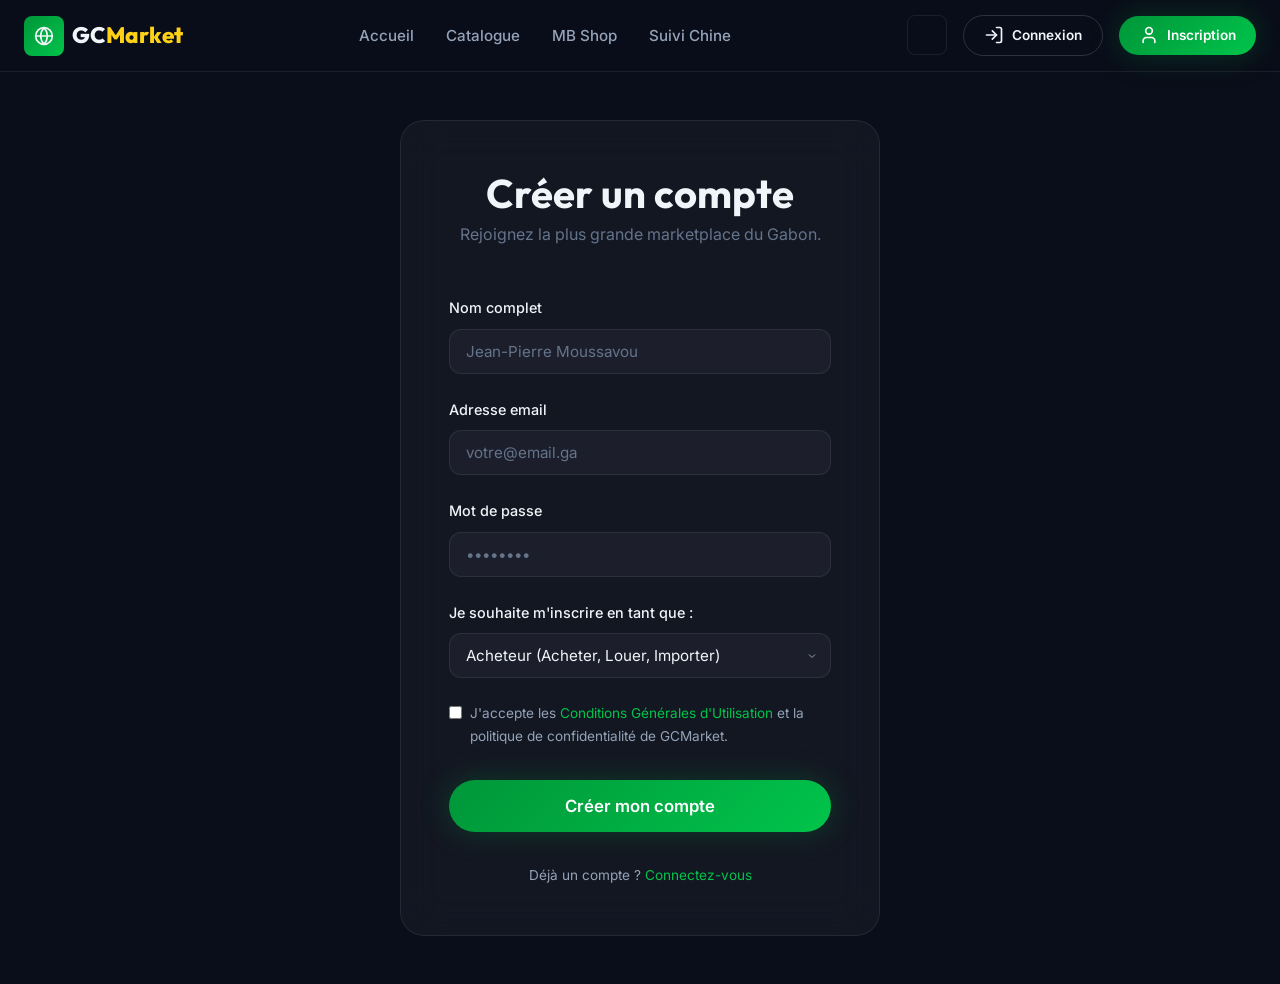
<file: register.html>
<!DOCTYPE html>
<html lang="fr">
<head>
  <meta charset="UTF-8">
  <meta name="viewport" content="width=device-width, initial-scale=1.0">
  <title>Inscription | GCMarket</title>
  <link rel="stylesheet" href="css/style.css">
</head>
<body>

  <!-- Navigation -->
  <nav class="navbar">
    <div class="container">
      <a href="index.html" class="nav-logo">
        <div class="logo-icon"><script src="js/app.js"></script><script>document.write(ICONS.globe)</script></div>
        <span>GC<span class="accent">Market</span></span>
      </a>
      <div class="nav-links" id="navLinks">
        <a href="index.html">Accueil</a>
        <a href="catalogue.html">Catalogue</a>
        <a href="mbshop.html">MB Shop</a>
        <a href="tracking.html">Suivi Chine</a>
      </div>
      <div class="nav-actions">
        <a href="login.html" class="btn btn-secondary btn-sm">Connexion</a>
        <a href="register.html" class="btn btn-primary btn-sm">Inscription</a>
      </div>
    </div>
  </nav>

  <div class="auth-page">
    <div class="auth-card">
      <h2>Créer un compte</h2>
      <p class="subtitle text-muted">Rejoignez la plus grande marketplace du Gabon.</p>

      <form id="registerForm" onsubmit="handleRegister(event)">
        <div class="form-group">
          <label class="form-label">Nom complet</label>
          <input type="text" class="form-input" id="regName" placeholder="Jean-Pierre Moussavou" required>
        </div>
        
        <div class="form-group">
          <label class="form-label">Adresse email</label>
          <input type="email" class="form-input" id="regEmail" placeholder="votre@email.ga" required>
        </div>

        <div class="form-group">
          <label class="form-label">Mot de passe</label>
          <input type="password" class="form-input" id="regPassword" placeholder="••••••••" required minlength="6">
        </div>

        <div class="form-group">
          <label class="form-label">Je souhaite m'inscrire en tant que :</label>
          <select class="form-select" id="regRole" required onchange="toggleSellerType()">
            <option value="ACHETEUR">Acheteur (Acheter, Louer, Importer)</option>
            <option value="VENDEUR">Vendeur (Publier des annonces)</option>
          </select>
        </div>

        <!-- NEW: Seller Type Selection (hidden by default) -->
        <div class="form-group hidden" id="sellerTypeGroup">
          <label class="form-label">Type de Vendeur :</label>
          <input type="hidden" id="regSellerType" value="vehicule" required>
          <div class="seller-type-grid">
            <div class="seller-type-card selected" onclick="selectSellerType('vehicule', this)">
              <div class="type-icon"><script>document.write(ICONS.car)</script></div>
              <h4>Véhicules</h4>
              <p class="text-muted">Ventes & Locations</p>
            </div>
            <div class="seller-type-card" onclick="selectSellerType('immo', this)">
              <div class="type-icon"><script>document.write(ICONS.building)</script></div>
              <h4>Immobilier</h4>
              <p class="text-muted">Maisons & Appartements</p>
            </div>
          </div>
        </div>

        <label style="display: flex; gap: var(--space-sm); align-items: flex-start; margin-bottom: var(--space-xl); cursor: pointer;">
          <input type="checkbox" required style="margin-top: 4px;">
          <span style="font-size: 0.85rem; color: var(--text-secondary);">
            J'accepte les <a href="#">Conditions Générales d'Utilisation</a> et la politique de confidentialité de GCMarket.
          </span>
        </label>

        <button type="submit" class="btn btn-primary btn-lg" style="width: 100%;">Créer mon compte</button>

        <div class="mt-xl text-center" style="margin-top: var(--space-xl);">
          <p class="text-sm">Déjà un compte ? <a href="login.html">Connectez-vous</a></p>
        </div>
      </form>
    </div>
  </div>

  <script src="js/mock-data.js"></script>
  <script>
    function toggleSellerType() {
      const role = document.getElementById('regRole').value;
      const group = document.getElementById('sellerTypeGroup');
      if (role === 'VENDEUR') {
        group.classList.remove('hidden');
      } else {
        group.classList.add('hidden');
      }
    }

    function selectSellerType(type, element) {
      document.getElementById('regSellerType').value = type;
      document.querySelectorAll('.seller-type-card').forEach(c => c.classList.remove('selected'));
      element.classList.add('selected');
    }

    async function handleRegister(e) {
      e.preventDefault();
      const username = document.getElementById('regName').value;
      const email = document.getElementById('regEmail').value;
      const password = document.getElementById('regPassword').value;
      const role = document.getElementById('regRole').value;
      const sellerType = role === 'VENDEUR' ? document.getElementById('regSellerType').value : null;
      
      const submitBtn = document.querySelector('button[type="submit"]');
      submitBtn.disabled = true;
      submitBtn.textContent = 'Création en cours...';

      try {
        const response = await AuthManager.register(username, email, password, role, sellerType);
        showToast(response.message, 'success');
        
        setTimeout(() => {
          window.location.href = `verify-otp.html?email=${encodeURIComponent(email)}`;
        }, 1500);
      } catch (error) {
        showToast(error.message, 'error');
        submitBtn.disabled = false;
        submitBtn.textContent = 'Créer mon compte';
      }
    }
  </script>
</body>
</html>
</file>
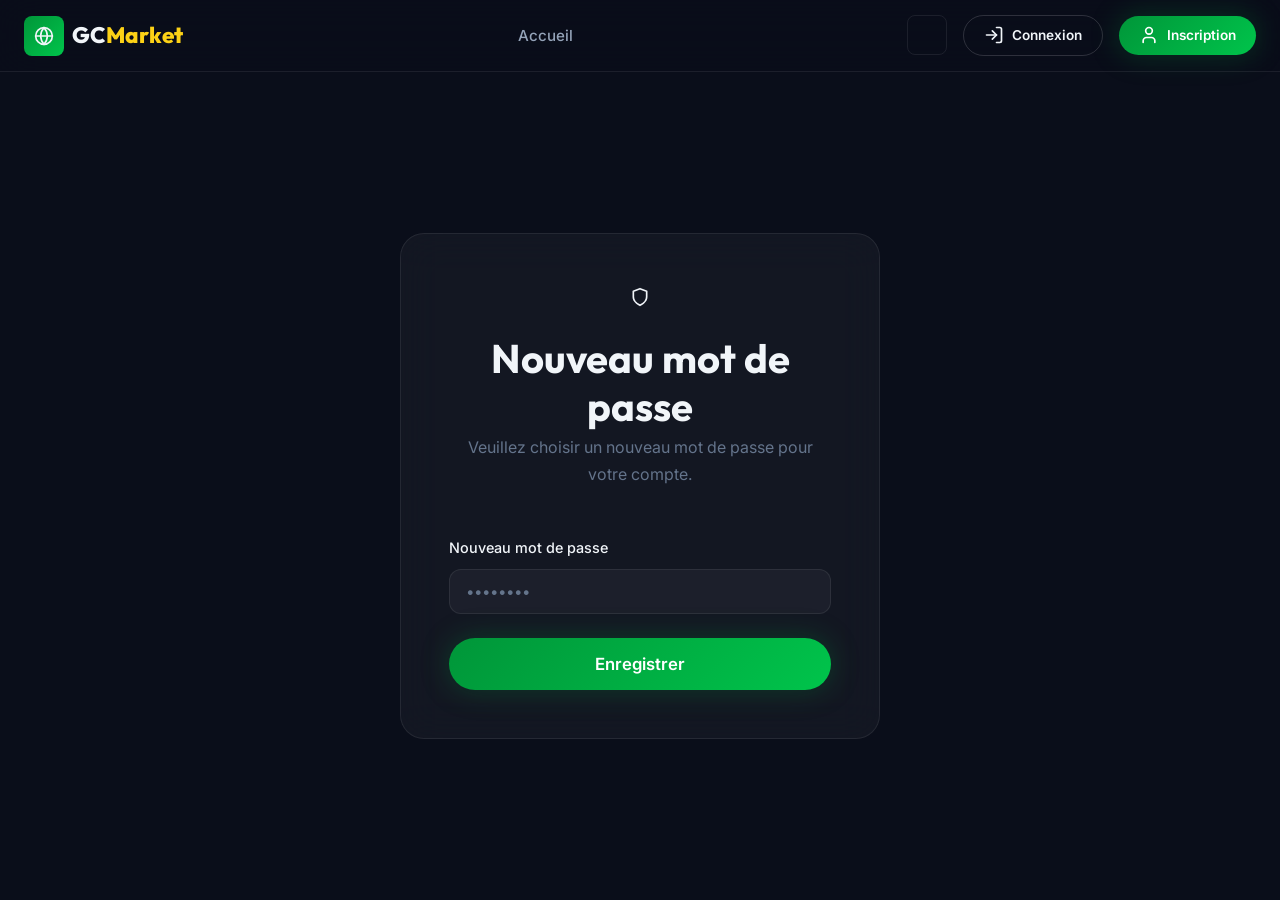
<file: reset-password.html>
<!DOCTYPE html>
<html lang="fr">
<head>
  <meta charset="UTF-8">
  <meta name="viewport" content="width=device-width, initial-scale=1.0">
  <title>Réinitialiser le mot de passe | GCMarket</title>
  <link rel="stylesheet" href="css/style.css">
</head>
<body>

  <!-- Navigation -->
  <nav class="navbar">
    <div class="container">
      <a href="index.html" class="nav-logo">
        <div class="logo-icon"><script src="js/app.js"></script><script>document.write(ICONS.globe)</script></div>
        <span>GC<span class="accent">Market</span></span>
      </a>
      <div class="nav-links" id="navLinks">
        <a href="index.html">Accueil</a>
      </div>
      <div class="nav-actions">
        <a href="login.html" class="btn btn-secondary btn-sm">Connexion</a>
      </div>
    </div>
  </nav>

  <div class="auth-page">
    <div class="auth-card">
      <div class="text-center" style="margin-bottom: var(--space-lg);">
        <script>document.write(ICONS.shield)</script>
      </div>
      <h2>Nouveau mot de passe</h2>
      <p class="subtitle text-muted">Veuillez choisir un nouveau mot de passe pour votre compte.</p>

      <form id="resetForm" onsubmit="handleReset(event)">
        <div class="form-group">
          <label class="form-label">Nouveau mot de passe</label>
          <input type="password" id="newPassword" class="form-input" placeholder="••••••••" required minlength="6">
        </div>

        <button id="resetBtn" type="submit" class="btn btn-primary btn-lg" style="width: 100%;">Enregistrer</button>
      </form>
    </div>
  </div>

  <script src="js/mock-data.js"></script>
  <script>
    async function handleReset(e) {
      e.preventDefault();
      
      const newPassword = document.getElementById('newPassword').value;
      const urlParams = new URLSearchParams(window.location.search);
      const token = urlParams.get('token');
      
      if (!token) {
          showToast('Le lien de réinitialisation est invalide ou manquant.', 'error');
          return;
      }
      
      const btn = document.getElementById('resetBtn');
      btn.disabled = true;
      btn.textContent = 'Enregistrement...';

      try {
        const response = await apiFetch('/auth/reset-password', {
          method: 'POST',
          body: JSON.stringify({ token, newPassword })
        });
        showToast(response.message || 'Mot de passe modifié avec succès', 'success', 3000);
        setTimeout(() => { window.location.href = 'login.html'; }, 2000);
      } catch (error) {
        showToast(error.message, 'error');
        btn.disabled = false;
        btn.textContent = 'Enregistrer';
      }
    }
  </script>
</body>
</html>
</file>
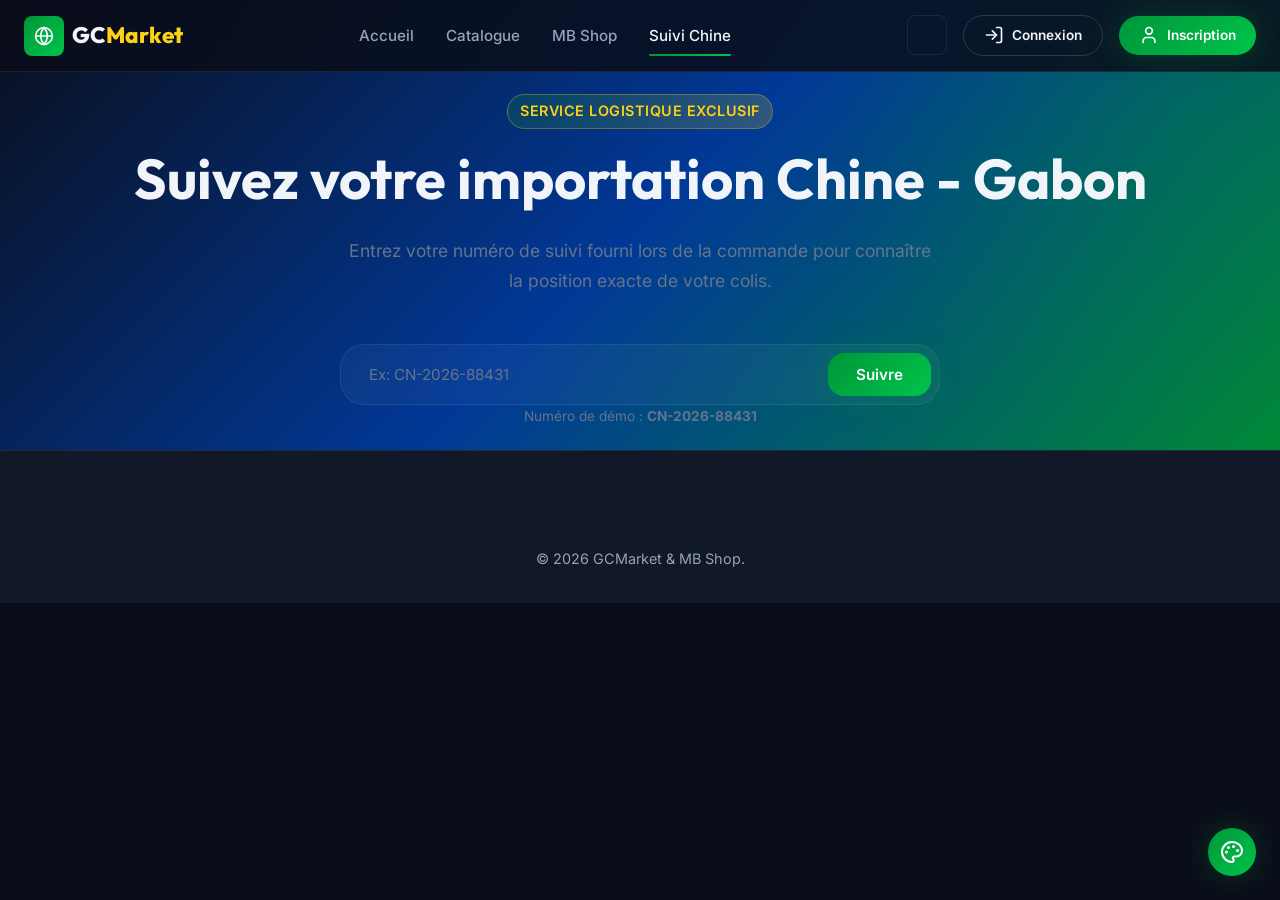
<file: tracking.html>
<!DOCTYPE html>
<html lang="fr">
<head>
  <meta charset="UTF-8">
  <meta name="viewport" content="width=device-width, initial-scale=1.0">
  <title>Suivi Chine - Gabon | GCMarket</title>
  <link rel="stylesheet" href="css/style.css">
</head>
<body>

  <!-- Navigation -->
  <nav class="navbar">
    <div class="container">
      <a href="index.html" class="nav-logo">
        <div class="logo-icon"><script src="js/app.js"></script><script>document.write(ICONS.globe)</script></div>
        <span>GC<span class="accent">Market</span></span>
      </a>
      <div class="nav-links" id="navLinks">
        <a href="index.html">Accueil</a>
        <a href="catalogue.html">Catalogue</a>
        <a href="mbshop.html">MB Shop</a>
        <a href="tracking.html" class="active">Suivi Chine</a>
      </div>
      <div class="nav-actions"></div>
      <button class="nav-toggle" id="navToggle" aria-label="Menu">
        <span></span><span></span><span></span>
      </button>
    </div>
  </nav>

  <!-- Hero Tracking -->
  <section class="hero" style="min-height: 50vh; display: flex; align-items: center;">
    <div class="container text-center" style="position: relative; z-index: 2;">
      <span class="badge badge-mbshop mb-md" style="font-size: 0.9rem;">Service Logistique Exclusif</span>
      <h1 class="mb-lg">Suivez votre importation <span class="highlight">Chine - Gabon</span></h1>
      <p class="text-muted mb-2xl" style="max-width: 600px; margin-left: auto; margin-right: auto; font-size: 1.1rem;">
        Entrez votre numéro de suivi fourni lors de la commande pour connaître la position exacte de votre colis.
      </p>

      <div class="hero-search" style="margin: 0 auto; max-width: 600px;">
        <input type="text" id="trackInput" placeholder="Ex: CN-2026-88431">
        <button class="btn btn-primary" onclick="trackOrder()">Suivre</button>
      </div>
      
      <p class="text-sm text-muted mt-md">Numéro de démo : <strong>CN-2026-88431</strong></p>
    </div>
  </section>

  <!-- Tracking Result Area -->
  <section class="section container" id="trackingResult" style="display: none; min-height: 50vh;">
    <div class="flex-between mb-xl">
      <h2>Résultat pour : <span class="text-green" id="resId">CN-123</span></h2>
      <span class="badge badge-yellow" id="resStatus" style="font-size: 1rem; padding: 8px 16px;">En Transit</span>
    </div>

    <div class="grid grid-2" style="gap: var(--space-2xl);">
      
      <!-- Stepper -->
      <div class="card" style="padding: var(--space-2xl);">
        <h3 class="mb-xl">Progression de l'expédition</h3>
        <div class="stepper" id="trackingStepper" style="flex-direction: column; align-items: flex-start; padding: 0;">
          <!-- Generated via JS -->
        </div>
      </div>

      <!-- Details -->
      <div>
        <div class="card mb-lg" style="padding: var(--space-xl);">
          <h3 class="mb-md">Détails de la commande</h3>
          <table class="table" style="background: transparent;">
            <tbody>
              <tr><td style="color: var(--text-muted); border:none; padding-left:0;">Article</td><td style="border:none; text-align:right; font-weight:600;" id="resProduct">-</td></tr>
              <tr><td style="color: var(--text-muted); border:none; padding-left:0;">Transporteur</td><td style="border:none; text-align:right; font-weight:600;">MB Logistics Sea</td></tr>
              <tr><td style="color: var(--text-muted); border:none; padding-left:0;">Destination</td><td style="border:none; text-align:right; font-weight:600;">MB Shop, Libreville</td></tr>
            </tbody>
          </table>
        </div>

        <div class="card" style="padding: var(--space-xl);">
          <h3 class="mb-md">Historique</h3>
          <div style="display:flex; flex-direction:column; gap: var(--space-md);" id="resHistory">
            <!-- Generated via JS -->
          </div>
        </div>
      </div>

    </div>
  </section>

  <!-- Error State -->
  <section class="section container" id="trackingError" style="display: none; min-height: 30vh; text-align: center;">
    <div style="font-size: 4rem; color: var(--error); margin-bottom: var(--space-md);"><script>document.write(ICONS.alert)</script></div>
    <h3 class="mb-sm">Numéro introuvable</h3>
    <p class="text-muted">Vérifiez le numéro de suivi et réessayez. Si le problème persiste, contactez le support MB Shop.</p>
  </section>

  <!-- Footer -->
  <footer class="footer">
    <div class="container text-center">
      <p class="text-muted">© 2026 GCMarket & MB Shop.</p>
    </div>
  </footer>

  <script src="js/mock-data.js"></script>
  <script>
    function trackOrder() {
      const id = document.getElementById('trackInput').value.trim();
      if (!id) return;

      showToast('Recherche en cours...', 'info', 1000);

      setTimeout(() => {
        const data = MOCK_TRACKING[id];
        
        document.getElementById('trackingResult').style.display = 'none';
        document.getElementById('trackingError').style.display = 'none';

        if (data) {
          document.getElementById('resId').textContent = id;
          document.getElementById('resStatus').textContent = getStatusLabel(data.status);
          document.getElementById('resStatus').className = `badge ${getStatusColor(data.status)}`;
          document.getElementById('resProduct').textContent = data.product;

          // Build Stepper
          const icons = [ICONS.check, ICONS.warehouse, ICONS.ship, ICONS.customs, ICONS.store];
          const progressPct = ((data.currentStep) / (data.steps.length - 1)) * 100;
          
          let stepperHTML = `<div class="stepper-progress" style="top: 0; bottom: auto; left: 24px; width: 3px !important; height: ${progressPct}%; transition: height 1s ease-out;"></div>`;
          
          stepperHTML += data.steps.map((step, index) => {
            let stateClass = '';
            if (step.done) stateClass = 'completed';
            if (index === data.currentStep) stateClass = 'active';
            
            return `
              <div class="step ${stateClass}" style="flex-direction:row; gap:var(--space-md); margin-bottom:var(--space-xl); width:100%;">
                <div class="step-circle" style="width:50px; height:50px; margin:0; flex-shrink:0;">${icons[index]}</div>
                <div class="step-label" style="text-align:left; max-width:none; flex:1;">
                  <strong style="display:block; font-size:1rem;">${step.label}</strong>
                  ${step.date ? `<span class="text-muted text-sm">${step.date}</span>` : '<span class="text-muted text-sm">En attente</span>'}
                </div>
              </div>
            `;
          }).join('');
          
          document.getElementById('trackingStepper').innerHTML = stepperHTML;

          // Build History
          document.getElementById('resHistory').innerHTML = data.history.map(h => `
            <div style="position:relative; padding-left:24px; border-left:2px solid var(--border-glass);">
              <div style="position:absolute; left:-6px; top:4px; width:10px; height:10px; border-radius:50%; background:var(--green);"></div>
              <strong style="display:block; font-size:0.9rem;">${h.event}</strong>
              <div class="text-muted text-sm flex gap-sm align-center">
                <span>${ICONS.clock} ${h.date}</span>
                <span>${ICONS.mapPin} ${h.location}</span>
              </div>
            </div>
          `).join('');

          document.getElementById('trackingResult').style.display = 'block';
          
          // Scroll to result
          document.getElementById('trackingResult').scrollIntoView({ behavior: 'smooth' });

        } else {
          document.getElementById('trackingError').style.display = 'block';
        }
      }, 1000);
    }

    document.addEventListener('DOMContentLoaded', () => {
      const urlId = getUrlParam('id');
      if (urlId) {
        document.getElementById('trackInput').value = urlId;
        trackOrder();
      }
    });
  </script>
</body>
</html>
</file>
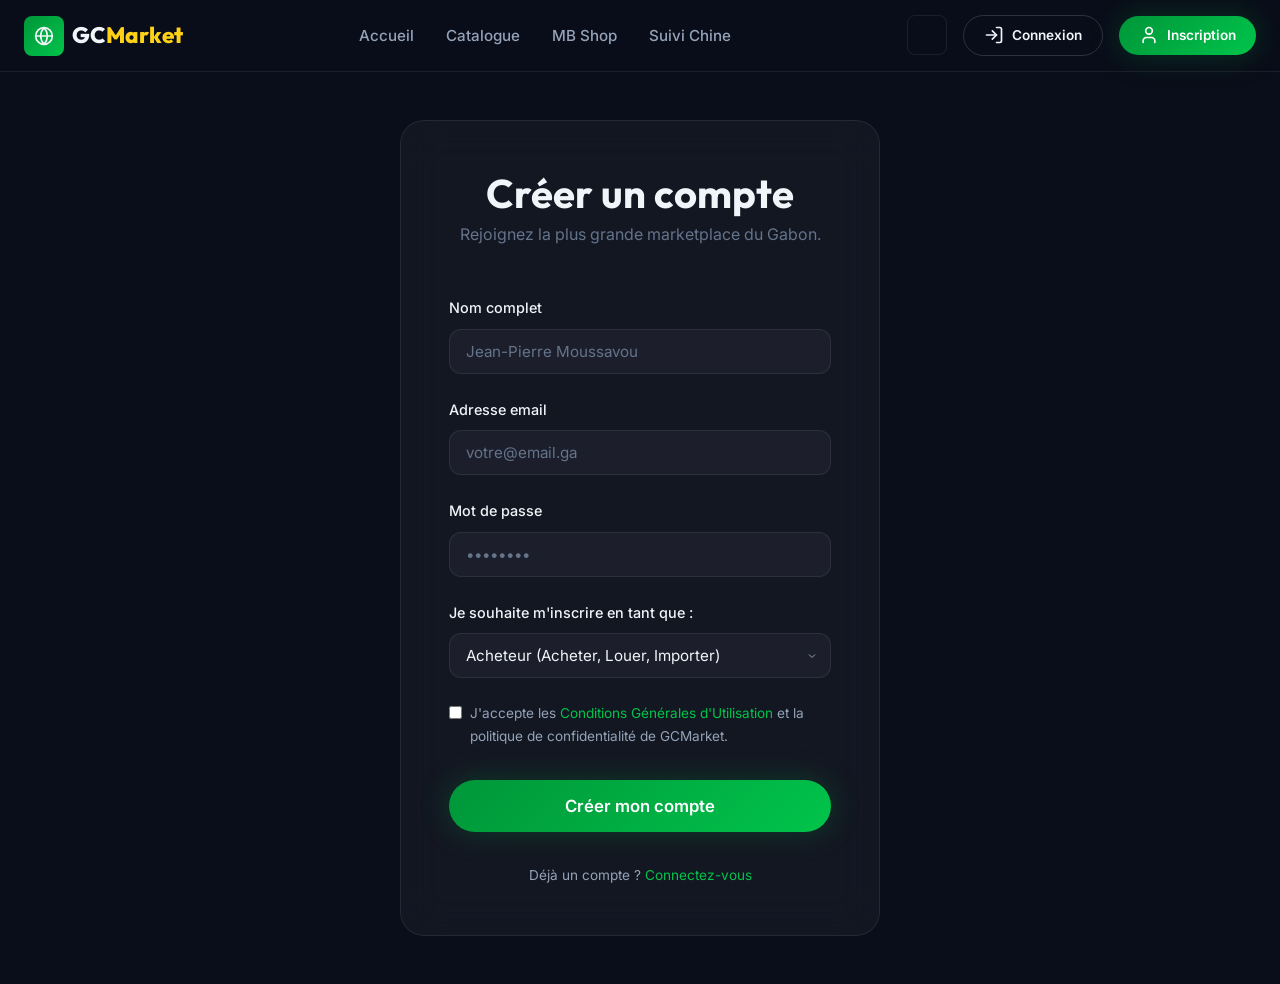
<file: verify-otp.html>
<!DOCTYPE html>
<html lang="fr" data-theme="ocean">
<head>
    <meta charset="UTF-8">
    <meta name="viewport" content="width=device-width, initial-scale=1.0">
    <title>Vérification OTP - Gabon-China Market</title>
    <link rel="stylesheet" href="css/style.css">
    <link rel="stylesheet" href="https://cdnjs.cloudflare.com/ajax/libs/font-awesome/6.0.0/css/all.min.css">
</head>
<body class="auth-page">
    <div class="glass-container">
        <div class="auth-box">
            <div class="auth-header">
                <i class="fas fa-shield-alt logo-icon"></i>
                <h1>Vérification</h1>
                <p>Saisissez le code reçu par email</p>
            </div>
            
            <form id="otpForm" class="auth-form">
                <div class="form-group">
                    <label for="otpEmail">Email</label>
                    <input type="email" id="otpEmail" readonly required>
                </div>
                
                <div class="form-group">
                    <label for="otpCode">Code OTP (6 chiffres)</label>
                    <input type="text" id="otpCode" maxlength="6" placeholder="000000" required>
                </div>
                
                <button type="submit" class="btn btn-primary btn-block">Vérifier le compte</button>
            </form>
            
            <div class="auth-footer">
                <p>Pas reçu le code ? <a href="#" id="resendOtp">Renvoyer</a></p>
                <a href="login.html" class="back-link"><i class="fas fa-arrow-left"></i> Retour à la connexion</a>
            </div>
        </div>
    </div>

    <div id="toast-container"></div>

    <script src="js/app.js"></script>
    <script>
        document.addEventListener('DOMContentLoaded', () => {
            const urlParams = new URLSearchParams(window.location.search);
            const email = urlParams.get('email');
            
            if (email) {
                document.getElementById('otpEmail').value = email;
            } else {
                window.location.href = 'register.html';
            }
            
            const otpForm = document.getElementById('otpForm');
            otpForm.addEventListener('submit', async (e) => {
                e.preventDefault();
                
                const otp = document.getElementById('otpCode').value;
                
                try {
                    const response = await apiFetch('/auth/verify-otp', {
                        method: 'POST',
                        body: JSON.stringify({ email, otp })
                    });
                    
                    if (response.message && response.message.includes('succès')) {
                        showToast(response.message, 'success');
                        setTimeout(() => {
                            window.location.href = 'login.html';
                        }, 2000);
                    } else {
                        showToast(response.message || 'Code invalide', 'error');
                    }
                } catch (error) {
                    showToast('Erreur de connexion au serveur', 'error');
                }
            });
        });
    </script>
</body>
</html>
</file>
<file: css/style.css>
/* ============================================================
   GABON-CHINA MARKET — Design System v2
   Palette: Gabon Flag Colors (Green, Yellow, Blue) + Dark Mode
   ============================================================ */

@import url('https://fonts.googleapis.com/css2?family=Inter:wght@300;400;500;600;700;800;900&family=Outfit:wght@400;500;600;700;800&display=swap');

/* ── CSS Variables ── */
:root {
  --green:        #009639;
  --green-light:  #00c44b;
  --green-dark:   #006b28;
  --yellow:       #FCD116;
  --yellow-light: #ffe066;
  --yellow-dark:  #c9a400;
  --blue:         #003DA5;
  --blue-light:   #1a5fd1;
  --blue-dark:    #002970;

  --bg-primary:   #0a0e1a;
  --bg-secondary: #111827;
  --bg-card:      rgba(17, 24, 39, 0.7);
  --bg-glass:     rgba(255, 255, 255, 0.04);
  --bg-glass-hover: rgba(255, 255, 255, 0.08);
  --border-glass: rgba(255, 255, 255, 0.08);
  --border-glass-hover: rgba(255, 255, 255, 0.15);

  --text-primary:   #f1f5f9;
  --text-secondary: #94a3b8;
  --text-muted:     #64748b;
  --text-inverse:   #0a0e1a;

  --success: #10b981;
  --warning: #f59e0b;
  --error:   #ef4444;
  --info:    #3b82f6;

  --gradient-green:  linear-gradient(135deg, #009639, #00c44b);
  --gradient-yellow: linear-gradient(135deg, #FCD116, #ffe066);
  --gradient-blue:   linear-gradient(135deg, #003DA5, #1a5fd1);
  --gradient-hero:   linear-gradient(135deg, #0a0e1a 0%, #003DA5 50%, #009639 100%);
  --gradient-card:   linear-gradient(145deg, rgba(0,150,57,0.1), rgba(0,61,165,0.1));

  --shadow-sm:   0 1px 3px rgba(0,0,0,0.3);
  --shadow-md:   0 4px 12px rgba(0,0,0,0.4);
  --shadow-lg:   0 10px 40px rgba(0,0,0,0.5);
  --shadow-glow-green:  0 0 30px rgba(0,150,57,0.3);
  --shadow-glow-yellow: 0 0 30px rgba(252,209,22,0.3);
  --shadow-glow-blue:   0 0 30px rgba(0,61,165,0.3);

  --font-heading: 'Outfit', sans-serif;
  --font-body:    'Inter', sans-serif;

  --space-xs:  0.25rem;
  --space-sm:  0.5rem;
  --space-md:  1rem;
  --space-lg:  1.5rem;
  --space-xl:  2rem;
  --space-2xl: 3rem;
  --space-3xl: 4rem;
  --space-4xl: 6rem;

  --radius-sm:   8px;
  --radius-md:   12px;
  --radius-lg:   16px;
  --radius-xl:   24px;
  --radius-full: 9999px;

  --transition-fast:   0.15s ease;
  --transition-normal: 0.3s ease;
  --transition-slow:   0.5s ease;

  --container-max: 1280px;
  --nav-height: 72px;
}

/* ── Reset & Base ── */
*, *::before, *::after { margin: 0; padding: 0; box-sizing: border-box; }
html { scroll-behavior: smooth; font-size: 16px; }
body {
  font-family: var(--font-body);
  background-color: var(--bg-primary);
  color: var(--text-primary);
  line-height: 1.7;
  min-height: 100vh;
  overflow-x: hidden;
  -webkit-font-smoothing: antialiased;
}
a { color: var(--green-light); text-decoration: none; transition: color var(--transition-fast); }
a:hover { color: var(--yellow); }
img { max-width: 100%; height: auto; display: block; }
ul, ol { list-style: none; }
h1, h2, h3, h4, h5, h6 { font-family: var(--font-heading); font-weight: 700; line-height: 1.2; color: var(--text-primary); }
h1 { font-size: clamp(2rem, 5vw, 3.5rem); }
h2 { font-size: clamp(1.5rem, 3.5vw, 2.5rem); }
h3 { font-size: clamp(1.2rem, 2.5vw, 1.75rem); }
h4 { font-size: 1.25rem; }
p { color: var(--text-secondary); }

/* ── Layout ── */
.container { width: 100%; max-width: var(--container-max); margin: 0 auto; padding: 0 var(--space-lg); }
.section { padding: var(--space-4xl) 0; }
.grid { display: grid; gap: var(--space-lg); }
.grid-2 { grid-template-columns: repeat(2, 1fr); }
.grid-3 { grid-template-columns: repeat(3, 1fr); }
.grid-4 { grid-template-columns: repeat(4, 1fr); }
@media (max-width: 1024px) { .grid-4, .grid-3 { grid-template-columns: repeat(2, 1fr); } }
@media (max-width: 640px) { .grid-4, .grid-3, .grid-2 { grid-template-columns: 1fr; } }
.flex { display: flex; }
.flex-center { display: flex; align-items: center; justify-content: center; }
.flex-between { display: flex; align-items: center; justify-content: space-between; }
.flex-col { flex-direction: column; }
.gap-sm { gap: var(--space-sm); }
.gap-md { gap: var(--space-md); }
.gap-lg { gap: var(--space-lg); }

/* ── Navigation ── */
.navbar {
  position: fixed; top: 0; left: 0; right: 0;
  height: var(--nav-height);
  background: rgba(10, 14, 26, 0.85);
  backdrop-filter: blur(20px); -webkit-backdrop-filter: blur(20px);
  border-bottom: 1px solid var(--border-glass);
  z-index: 1000;
  transition: background var(--transition-normal);
}
.navbar .container { display: flex; align-items: center; justify-content: space-between; height: 100%; }
.nav-logo { display: flex; align-items: center; gap: var(--space-sm); font-family: var(--font-heading); font-weight: 800; font-size: 1.4rem; color: var(--text-primary); }
.nav-logo .logo-icon { width: 40px; height: 40px; background: var(--gradient-green); border-radius: var(--radius-sm); display: flex; align-items: center; justify-content: center; }
.nav-logo span.accent { color: var(--yellow); }
.nav-links { display: flex; align-items: center; gap: var(--space-xl); }
.nav-links a { color: var(--text-secondary); font-weight: 500; font-size: 0.95rem; position: relative; padding: var(--space-xs) 0; transition: color var(--transition-fast); display: inline-flex; align-items: center; gap: 6px; }
.nav-links a:hover, .nav-links a.active { color: var(--text-primary); }
.nav-links a.active::after { content: ''; position: absolute; bottom: -4px; left: 0; right: 0; height: 2px; background: var(--gradient-green); border-radius: 2px; }
.nav-actions { display: flex; align-items: center; gap: var(--space-md); }
.nav-toggle { display: none; flex-direction: column; gap: 5px; cursor: pointer; background: none; border: none; padding: var(--space-sm); }
.nav-toggle span { width: 24px; height: 2px; background: var(--text-primary); border-radius: 2px; transition: var(--transition-fast); }
@media (max-width: 768px) {
  .nav-toggle { display: flex; }
  .nav-links { position: fixed; top: var(--nav-height); left: 0; right: 0; bottom: 0; background: var(--bg-secondary); flex-direction: column; padding: var(--space-2xl); gap: var(--space-lg); transform: translateX(100%); transition: transform var(--transition-normal); }
  .nav-links.open { transform: translateX(0); }
  .nav-links a { font-size: 1.1rem; }
  .nav-actions { display: none; }
  .nav-links.open ~ .nav-actions { display: flex; }
}

/* ── Buttons ── */
.btn { display: inline-flex; align-items: center; justify-content: center; gap: var(--space-sm); padding: 0.75rem 1.75rem; border: none; border-radius: var(--radius-full); font-family: var(--font-body); font-weight: 600; font-size: 0.95rem; cursor: pointer; transition: all var(--transition-normal); text-decoration: none; white-space: nowrap; }
.btn-primary { background: var(--gradient-green); color: white; box-shadow: var(--shadow-glow-green); }
.btn-primary:hover { transform: translateY(-2px); box-shadow: 0 0 40px rgba(0,150,57,0.5); color: white; }
.btn-secondary { background: transparent; color: var(--text-primary); border: 1px solid var(--border-glass-hover); }
.btn-secondary:hover { background: var(--bg-glass-hover); border-color: var(--green); color: var(--green-light); }
.btn-yellow { background: var(--gradient-yellow); color: var(--text-inverse); box-shadow: var(--shadow-glow-yellow); }
.btn-yellow:hover { transform: translateY(-2px); box-shadow: 0 0 40px rgba(252,209,22,0.5); color: var(--text-inverse); }
.btn-danger { background: linear-gradient(135deg, #ef4444, #dc2626); color: white; }
.btn-danger:hover { transform: translateY(-2px); box-shadow: 0 0 30px rgba(239,68,68,0.4); }
.btn-sm { padding: 0.5rem 1.25rem; font-size: 0.85rem; }
.btn-lg { padding: 1rem 2.5rem; font-size: 1.05rem; }
.btn:disabled, .btn.disabled { opacity: 0.4; cursor: not-allowed; transform: none !important; box-shadow: none !important; }

/* ── Cards ── */
.card { background: var(--bg-glass); border: 1px solid var(--border-glass); border-radius: var(--radius-lg); overflow: hidden; transition: all var(--transition-normal); }
.card:hover { border-color: var(--border-glass-hover); background: var(--bg-glass-hover); transform: translateY(-4px); box-shadow: var(--shadow-lg); }
.card-img-wrapper { position: relative; overflow: hidden; }
.card-img-wrapper img { width: 100%; height: 220px; object-fit: cover; transition: transform var(--transition-slow); }
.card:hover .card-img-wrapper img { transform: scale(1.05); }
.card-body { padding: var(--space-lg); }
.card-title { font-family: var(--font-heading); font-weight: 600; font-size: 1.1rem; margin-bottom: var(--space-sm); }
.card-text { color: var(--text-secondary); font-size: 0.9rem; margin-bottom: var(--space-md); display: -webkit-box; -webkit-line-clamp: 2; line-clamp: 2; -webkit-box-orient: vertical; overflow: hidden; }
.card-price { font-family: var(--font-heading); font-size: 1.3rem; font-weight: 700; color: var(--yellow); margin-bottom: var(--space-md); }
.card-price span { font-size: 0.8rem; color: var(--text-muted); font-weight: 400; }
.card-footer { display: flex; align-items: center; justify-content: space-between; gap: var(--space-sm); }
.card.unavailable { opacity: 0.5; pointer-events: none; }

/* ── Badges ── */
.badge { display: inline-flex; align-items: center; gap: 4px; padding: 4px 12px; border-radius: var(--radius-full); font-size: 0.75rem; font-weight: 600; text-transform: uppercase; letter-spacing: 0.5px; }
.badge-green  { background: rgba(0,150,57,0.15); color: var(--green-light); }
.badge-yellow { background: rgba(252,209,22,0.15); color: var(--yellow); }
.badge-blue   { background: rgba(0,61,165,0.15); color: var(--blue-light); }
.badge-red    { background: rgba(239,68,68,0.15); color: var(--error); }
.badge-mbshop { background: linear-gradient(135deg, rgba(0,150,57,0.2), rgba(252,209,22,0.2)); color: var(--yellow); border: 1px solid rgba(252,209,22,0.3); }

/* ── Hero ── */
.hero { min-height: 100vh; display: flex; align-items: center; position: relative; overflow: hidden; padding-top: var(--nav-height); }
.hero::before { content: ''; position: absolute; inset: 0; background: var(--gradient-hero); opacity: 0.9; }
.hero::after { content: ''; position: absolute; top: -50%; right: -20%; width: 700px; height: 700px; background: radial-gradient(circle, rgba(0,150,57,0.15) 0%, transparent 70%); border-radius: 50%; animation: pulse-glow 6s ease-in-out infinite; }
@keyframes pulse-glow { 0%, 100% { transform: scale(1); opacity: 0.5; } 50% { transform: scale(1.15); opacity: 0.8; } }
.hero-content { position: relative; z-index: 2; max-width: 700px; }
.hero-content h1 { margin-bottom: var(--space-lg); line-height: 1.15; }
.hero-content h1 .highlight { background: var(--gradient-yellow); -webkit-background-clip: text; -webkit-text-fill-color: transparent; background-clip: text; }
.hero-content p { font-size: 1.15rem; margin-bottom: var(--space-2xl); max-width: 550px; }
.hero-actions { display: flex; gap: var(--space-md); flex-wrap: wrap; }
.hero-search { margin-top: var(--space-2xl); background: var(--bg-glass); backdrop-filter: blur(20px); border: 1px solid var(--border-glass); border-radius: var(--radius-xl); padding: var(--space-sm); display: flex; gap: var(--space-sm); max-width: 600px; }
.hero-search input { flex: 1; padding: 0.75rem 1.25rem; background: transparent; border: none; color: var(--text-primary); font-family: var(--font-body); font-size: 0.95rem; outline: none; }
.hero-search input::placeholder { color: var(--text-muted); }
.hero-search .btn { border-radius: var(--radius-lg); }

/* ── Section Headers ── */
.section-header { text-align: center; margin-bottom: var(--space-3xl); }
.section-header .tag { display: inline-block; color: var(--green-light); font-weight: 600; font-size: 0.85rem; text-transform: uppercase; letter-spacing: 2px; margin-bottom: var(--space-md); }
.section-header h2 { margin-bottom: var(--space-md); }
.section-header p { max-width: 600px; margin: 0 auto; font-size: 1.05rem; }

/* ── Category Cards ── */
.category-card { background: var(--bg-glass); border: 1px solid var(--border-glass); border-radius: var(--radius-lg); padding: var(--space-2xl); text-align: center; cursor: pointer; transition: all var(--transition-normal); position: relative; overflow: hidden; }
.category-card::before { content: ''; position: absolute; inset: 0; background: var(--gradient-card); opacity: 0; transition: opacity var(--transition-normal); }
.category-card:hover::before { opacity: 1; }
.category-card:hover { border-color: var(--green); transform: translateY(-6px); box-shadow: var(--shadow-glow-green); }
.category-icon { font-size: 2.5rem; margin-bottom: var(--space-md); position: relative; z-index: 1; display: flex; align-items: center; justify-content: center; color: var(--green-light); }
.category-card h3 { font-size: 1.1rem; margin-bottom: var(--space-sm); position: relative; z-index: 1; }
.category-card p { font-size: 0.85rem; position: relative; z-index: 1; }

/* ── Tracking Stepper ── */
.stepper { display: flex; align-items: flex-start; justify-content: space-between; position: relative; padding: var(--space-2xl) 0; }
.stepper::before { content: ''; position: absolute; top: 42px; left: 10%; right: 10%; height: 3px; background: var(--border-glass); }
.stepper-progress { position: absolute; top: 42px; left: 10%; height: 3px; background: var(--gradient-green); transition: width var(--transition-slow); border-radius: 3px; }
.step { display: flex; flex-direction: column; align-items: center; position: relative; z-index: 2; flex: 1; }
.step-circle { width: 48px; height: 48px; border-radius: 50%; background: var(--bg-secondary); border: 3px solid var(--border-glass); display: flex; align-items: center; justify-content: center; margin-bottom: var(--space-md); transition: all var(--transition-normal); color: var(--text-muted); }
.step.active .step-circle { border-color: var(--green); background: var(--green); box-shadow: var(--shadow-glow-green); color: white; }
.step.completed .step-circle { border-color: var(--green); background: var(--green); color: white; }
.step-label { font-size: 0.85rem; font-weight: 500; color: var(--text-secondary); text-align: center; max-width: 100px; }
.step.active .step-label, .step.completed .step-label { color: var(--text-primary); }
@media (max-width: 640px) {
  .stepper { flex-direction: column; align-items: flex-start; gap: var(--space-lg); }
  .stepper::before { top: 0; bottom: 0; left: 24px; right: auto; width: 3px; height: auto; }
  .stepper-progress { top: 0; left: 24px; width: 3px !important; }
  .step { flex-direction: row; gap: var(--space-md); }
  .step-circle { margin-bottom: 0; }
}

/* ── Forms ── */
.form-group { margin-bottom: var(--space-lg); }
.form-label { display: block; font-weight: 500; font-size: 0.9rem; margin-bottom: var(--space-sm); color: var(--text-primary); }
.form-input, .form-select, .form-textarea { width: 100%; padding: 0.75rem 1rem; background: var(--bg-glass); border: 1px solid var(--border-glass); border-radius: var(--radius-md); color: var(--text-primary); font-family: var(--font-body); font-size: 0.95rem; transition: all var(--transition-fast); outline: none; }
.form-input:focus, .form-select:focus, .form-textarea:focus { border-color: var(--green); box-shadow: 0 0 0 3px rgba(0,150,57,0.15); }
.form-input::placeholder { color: var(--text-muted); }
.form-select { cursor: pointer; appearance: none; background-image: url("data:image/svg+xml,%3Csvg xmlns='http://www.w3.org/2000/svg' width='12' height='12' viewBox='0 0 24 24' fill='none' stroke='%2394a3b8' stroke-width='2'%3E%3Cpolyline points='6 9 12 15 18 9'%3E%3C/polyline%3E%3C/svg%3E"); background-repeat: no-repeat; background-position: right 12px center; }
.form-select option { background: var(--bg-secondary); color: var(--text-primary); }
.form-textarea { min-height: 120px; resize: vertical; }

/* ── Tables ── */
.table-wrapper { overflow-x: auto; border-radius: var(--radius-lg); border: 1px solid var(--border-glass); }
.table { width: 100%; border-collapse: collapse; }
.table thead { background: var(--bg-glass); }
.table th { padding: 0.75rem 1rem; text-align: left; font-size: 0.8rem; text-transform: uppercase; letter-spacing: 0.5px; color: var(--text-muted); font-weight: 600; border-bottom: 1px solid var(--border-glass); }
.table td { padding: 0.75rem 1rem; border-bottom: 1px solid var(--border-glass); font-size: 0.9rem; vertical-align: middle; }
.table tbody tr:hover { background: var(--bg-glass); }

/* ── Dashboard ── */
.dashboard { display: flex; min-height: calc(100vh - var(--nav-height)); padding-top: var(--nav-height); }
.sidebar { width: 240px; background: var(--bg-secondary); border-right: 1px solid var(--border-glass); padding: var(--space-xl) 0; position: sticky; top: var(--nav-height); height: calc(100vh - var(--nav-height)); overflow-y: auto; flex-shrink: 0; }
.sidebar-section { padding: var(--space-sm) var(--space-lg); font-size: 0.7rem; text-transform: uppercase; letter-spacing: 1.5px; color: var(--text-muted); font-weight: 600; margin-top: var(--space-md); }
.sidebar-item { display: flex; align-items: center; gap: var(--space-md); padding: 0.65rem var(--space-lg); color: var(--text-secondary); cursor: pointer; transition: all var(--transition-fast); font-size: 0.9rem; border-left: 3px solid transparent; }
.sidebar-item:hover { background: var(--bg-glass); color: var(--text-primary); }
.sidebar-item.active { background: rgba(0,150,57,0.1); color: var(--green-light); border-left-color: var(--green); }
.sidebar-item .icon { display: flex; align-items: center; }
.dashboard-main { flex: 1; padding: var(--space-2xl); overflow-y: auto; }
@media (max-width: 768px) {
  .sidebar { width: 60px; }
  .sidebar-section, .sidebar-item span:not(.icon) { display: none; }
  .sidebar-item { justify-content: center; padding: 0.65rem; }
  .dashboard-main { padding: var(--space-lg); }
}

/* ── Stat Cards ── */
.stat-card { background: var(--bg-glass); border: 1px solid var(--border-glass); border-radius: var(--radius-lg); padding: var(--space-xl); position: relative; overflow: hidden; }
.stat-card.green { border-top: 3px solid var(--green); }
.stat-card.yellow { border-top: 3px solid var(--yellow); }
.stat-card.blue { border-top: 3px solid var(--blue); }
.stat-value { font-family: var(--font-heading); font-size: 2rem; font-weight: 700; color: var(--text-primary); }
.stat-label { font-size: 0.85rem; color: var(--text-secondary); margin-top: var(--space-xs); }
.stat-icon { position: absolute; top: var(--space-lg); right: var(--space-lg); color: var(--text-muted); opacity: 0.3; }

/* ── Auth Pages ── */
.auth-page { min-height: 100vh; display: flex; align-items: center; justify-content: center; padding: var(--space-2xl); padding-top: calc(var(--nav-height) + var(--space-2xl)); background: var(--bg-primary); }
.auth-card { background: var(--bg-glass); backdrop-filter: blur(20px); border: 1px solid var(--border-glass); border-radius: var(--radius-xl); padding: var(--space-2xl); width: 100%; max-width: 480px; }
.auth-card h2 { text-align: center; margin-bottom: var(--space-xs); }
.auth-card .subtitle { text-align: center; margin-bottom: var(--space-2xl); }
.auth-divider { display: flex; align-items: center; gap: var(--space-md); margin: var(--space-xl) 0; color: var(--text-muted); font-size: 0.85rem; }
.auth-divider::before, .auth-divider::after { content: ''; flex: 1; height: 1px; background: var(--border-glass); }

/* ── Modals ── */
.modal-overlay { position: fixed; inset: 0; background: rgba(0,0,0,0.6); backdrop-filter: blur(4px); display: none; align-items: center; justify-content: center; z-index: 2000; }
.modal-overlay.active { display: flex; }
.modal { background: var(--bg-secondary); border: 1px solid var(--border-glass); border-radius: var(--radius-xl); padding: var(--space-2xl); max-width: 480px; width: 100%; margin: var(--space-lg); animation: modal-in 0.3s ease; }
@keyframes modal-in { from { opacity: 0; transform: scale(0.95); } to { opacity: 1; transform: scale(1); } }
.modal-header { display: flex; align-items: center; justify-content: space-between; margin-bottom: var(--space-xl); }
.modal-close { background: none; border: none; color: var(--text-muted); font-size: 1.5rem; cursor: pointer; }

/* ── Toasts ── */
.toast { position: fixed; top: calc(var(--nav-height) + 16px); right: 16px; background: var(--bg-secondary); border: 1px solid var(--border-glass); border-radius: var(--radius-lg); padding: var(--space-md) var(--space-lg); display: flex; align-items: center; gap: var(--space-md); z-index: 3000; box-shadow: var(--shadow-lg); animation: toast-in 0.3s ease; min-width: 280px; }
.toast.success { border-left: 4px solid var(--success); }
.toast.error   { border-left: 4px solid var(--error); }
.toast.warning { border-left: 4px solid var(--warning); }
.toast.info    { border-left: 4px solid var(--info); }
@keyframes toast-in { from { opacity: 0; transform: translateX(100%); } to { opacity: 1; transform: translateX(0); } }

/* ── Footer ── */
.footer { background: var(--bg-secondary); border-top: 1px solid var(--border-glass); padding: var(--space-4xl) 0 var(--space-xl); }
.footer-grid { display: grid; grid-template-columns: 2fr 1fr 1fr 1fr; gap: var(--space-2xl); margin-bottom: var(--space-3xl); }
.footer h4 { color: var(--text-primary); margin-bottom: var(--space-lg); font-size: 1rem; }
.footer p, .footer a { color: var(--text-secondary); font-size: 0.9rem; }
.footer ul li { margin-bottom: var(--space-sm); }
.footer ul a { color: var(--text-secondary); }
.footer ul a:hover { color: var(--green-light); }
.footer-bottom { text-align: center; padding-top: var(--space-xl); border-top: 1px solid var(--border-glass); }
.footer-bottom p { font-size: 0.85rem; color: var(--text-muted); }
.footer-social { display: flex; gap: var(--space-md); margin-top: var(--space-md); }
.footer-social a { width: 36px; height: 36px; border-radius: var(--radius-sm); background: var(--bg-glass); border: 1px solid var(--border-glass); display: flex; align-items: center; justify-content: center; color: var(--text-secondary); transition: all var(--transition-fast); }
.footer-social a:hover { background: var(--green); color: white; border-color: var(--green); }
@media (max-width: 768px) { .footer-grid { grid-template-columns: 1fr; gap: var(--space-xl); } }

/* ── Filter Chips ── */
.filter-chips { display: flex; flex-wrap: wrap; gap: var(--space-sm); margin-bottom: var(--space-xl); }
.chip { display: inline-flex; align-items: center; gap: 6px; padding: 0.5rem 1.25rem; border-radius: var(--radius-full); background: var(--bg-glass); border: 1px solid var(--border-glass); color: var(--text-secondary); font-size: 0.85rem; font-weight: 500; cursor: pointer; transition: all var(--transition-fast); }
.chip:hover { border-color: var(--green); color: var(--text-primary); }
.chip.active { background: rgba(0,150,57,0.15); border-color: var(--green); color: var(--green-light); }

/* ── Utilities ── */
.text-green  { color: var(--green-light); }
.text-yellow { color: var(--yellow); }
.text-blue   { color: var(--blue-light); }
.text-error  { color: var(--error); }
.text-muted  { color: var(--text-muted); }
.text-sm     { font-size: 0.85rem; }
.text-center { text-align: center; }
.mb-md  { margin-bottom: var(--space-md); }
.mb-lg  { margin-bottom: var(--space-lg); }
.mb-xl  { margin-bottom: var(--space-xl); }
.mb-2xl { margin-bottom: var(--space-2xl); }
.hidden { display: none !important; }
.page-enter { animation: fade-up 0.6s ease; }
@keyframes fade-up { from { opacity: 0; transform: translateY(20px); } to { opacity: 1; transform: translateY(0); } }

/* ── Skeleton ── */
.skeleton { background: linear-gradient(90deg, var(--bg-glass) 25%, var(--bg-glass-hover) 50%, var(--bg-glass) 75%); background-size: 200% 100%; animation: shimmer 1.5s infinite; border-radius: var(--radius-sm); }
@keyframes shimmer { 0% { background-position: 200% 0; } 100% { background-position: -200% 0; } }

/* ── Tabs ── */
.tab { padding: 0.75rem 1.5rem; background: none; border: none; border-bottom: 2px solid transparent; color: var(--text-secondary); font-family: var(--font-body); font-size: 0.9rem; font-weight: 500; cursor: pointer; transition: all var(--transition-fast); }
.tab:hover { color: var(--text-primary); }
.tab.active { color: var(--green-light); border-bottom-color: var(--green); }

/* ── Lucide Icons ── */
.icon-svg { width: 20px; height: 20px; stroke: currentColor; stroke-width: 2; stroke-linecap: round; stroke-linejoin: round; fill: none; flex-shrink: 0; display: inline-block; vertical-align: middle; }
.icon-svg.icon-sm { width: 16px; height: 16px; }
.icon-svg.icon-lg { width: 24px; height: 24px; }
.icon-svg.icon-xl { width: 32px; height: 32px; }
.category-icon .icon-svg { width: 48px; height: 48px; stroke-width: 1.5; }
.stat-icon .icon-svg { width: 40px; height: 40px; stroke-width: 1.5; }

/* ── Theme Customizer ── */
.theme-toggle-btn { position: fixed; bottom: 24px; right: 24px; width: 48px; height: 48px; border-radius: 50%; background: var(--gradient-green); border: none; color: white; cursor: pointer; z-index: 1500; display: flex; align-items: center; justify-content: center; box-shadow: var(--shadow-glow-green); transition: all var(--transition-normal); }
.theme-toggle-btn:hover { transform: scale(1.1) rotate(30deg); }
.theme-panel { position: fixed; bottom: 84px; right: 24px; width: 300px; background: var(--bg-secondary); border: 1px solid var(--border-glass); border-radius: var(--radius-xl); padding: var(--space-xl); z-index: 1500; box-shadow: var(--shadow-lg); display: none; animation: modal-in 0.3s ease; }
.theme-panel.open { display: block; }
.theme-panel h4 { margin-bottom: var(--space-lg); font-size: 1rem; display: flex; align-items: center; gap: var(--space-sm); }
.color-grid { display: grid; grid-template-columns: repeat(5, 1fr); gap: var(--space-sm); margin-bottom: var(--space-lg); }
.color-swatch { width: 100%; aspect-ratio: 1; border-radius: var(--radius-sm); border: 2px solid transparent; cursor: pointer; transition: all var(--transition-fast); }
.color-swatch:hover, .color-swatch.active { border-color: white; transform: scale(1.15); }
.theme-section { margin-bottom: var(--space-lg); }
.theme-section label { display: block; font-size: 0.8rem; color: var(--text-muted); text-transform: uppercase; letter-spacing: 1px; margin-bottom: var(--space-sm); }

/* ── Notification Center ── */
.notif-wrapper { position: relative; }
.notif-btn { position: relative; width: 40px; height: 40px; border-radius: var(--radius-sm); background: transparent; border: 1px solid var(--border-glass); color: var(--text-secondary); cursor: pointer; display: flex; align-items: center; justify-content: center; transition: all var(--transition-fast); }
.notif-btn:hover { background: var(--bg-glass-hover); color: var(--text-primary); border-color: var(--green); }
.notif-count { position: absolute; top: -4px; right: -4px; min-width: 18px; height: 18px; background: var(--error); color: white; font-size: 0.65rem; font-weight: 700; border-radius: 50%; display: flex; align-items: center; justify-content: center; line-height: 1; padding: 0 3px; }
.notif-count:empty, .notif-count[data-count="0"] { display: none; }
.notif-dropdown { position: absolute; top: calc(100% + 8px); right: 0; width: 360px; max-height: 420px; overflow-y: auto; background: var(--bg-secondary); border: 1px solid var(--border-glass); border-radius: var(--radius-lg); box-shadow: var(--shadow-lg); z-index: 2000; display: none; animation: modal-in 0.25s ease; }
.notif-dropdown.open { display: block; }
.notif-header { display: flex; align-items: center; justify-content: space-between; padding: var(--space-md) var(--space-lg); border-bottom: 1px solid var(--border-glass); }
.notif-header h4 { font-size: 0.95rem; }

/* ── Cart Badge ── */
.cart-badge {
  position: absolute;
  top: -4px;
  right: -4px;
  background: var(--yellow);
  color: var(--text-inverse);
  width: 18px;
  height: 18px;
  border-radius: 50%;
  font-size: 0.65rem;
  font-weight: 800;
  display: flex;
  align-items: center;
  justify-content: center;
  z-index: 10;
  box-shadow: 0 0 10px rgba(252,209,22,0.4);
}

.notif-item { display: flex; gap: var(--space-md); padding: var(--space-md) var(--space-lg); border-bottom: 1px solid var(--border-glass); transition: background var(--transition-fast); cursor: pointer; }
.notif-item:hover { background: var(--bg-glass); }
.notif-item.unread { background: rgba(0,150,57,0.05); }
.notif-icon { width: 36px; height: 36px; border-radius: var(--radius-sm); display: flex; align-items: center; justify-content: center; flex-shrink: 0; }
.notif-icon.green { background: rgba(0,150,57,0.15); color: var(--green-light); }
.notif-icon.yellow { background: rgba(252,209,22,0.15); color: var(--yellow); }
.notif-icon.blue { background: rgba(0,61,165,0.15); color: var(--blue-light); }
.notif-icon.red { background: rgba(239,68,68,0.15); color: var(--error); }
.notif-text p { font-size: 0.85rem; color: var(--text-primary); line-height: 1.4; }
.notif-text small { font-size: 0.75rem; color: var(--text-muted); }
.notif-empty { padding: var(--space-2xl); text-align: center; color: var(--text-muted); }

/* ── Seller Type Selector ── */
.seller-type-grid { display: grid; grid-template-columns: 1fr 1fr; gap: var(--space-md); margin-top: var(--space-sm); }
.seller-type-card { background: var(--bg-glass); border: 2px solid var(--border-glass); border-radius: var(--radius-md); padding: var(--space-lg); text-align: center; cursor: pointer; transition: all var(--transition-fast); }
.seller-type-card:hover { border-color: var(--green); background: var(--bg-glass-hover); }
.seller-type-card.selected { border-color: var(--green); background: rgba(0,150,57,0.1); }
.seller-type-card .type-icon { margin-bottom: var(--space-sm); color: var(--green-light); display: flex; justify-content: center; }
.seller-type-card h4 { font-size: 0.95rem; margin-bottom: var(--space-xs); }
.seller-type-card p { font-size: 0.8rem; }
</file>
